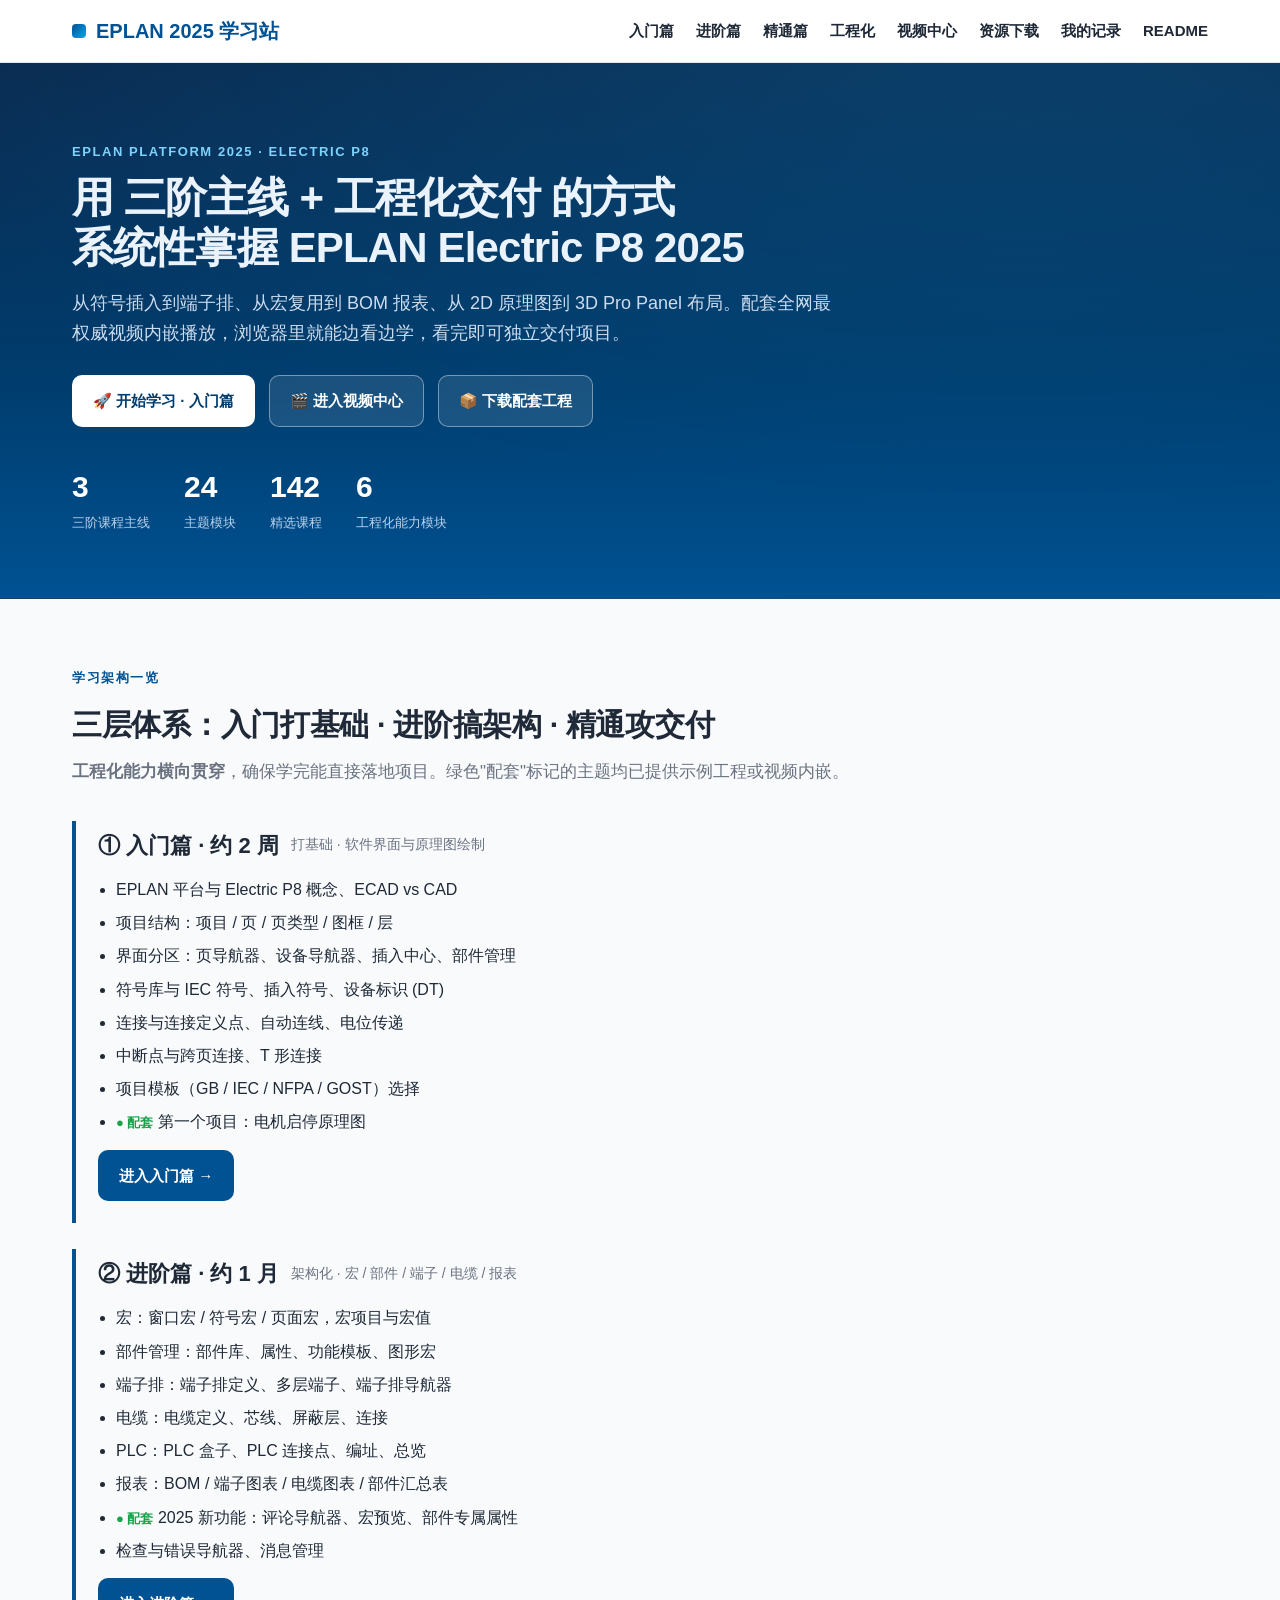
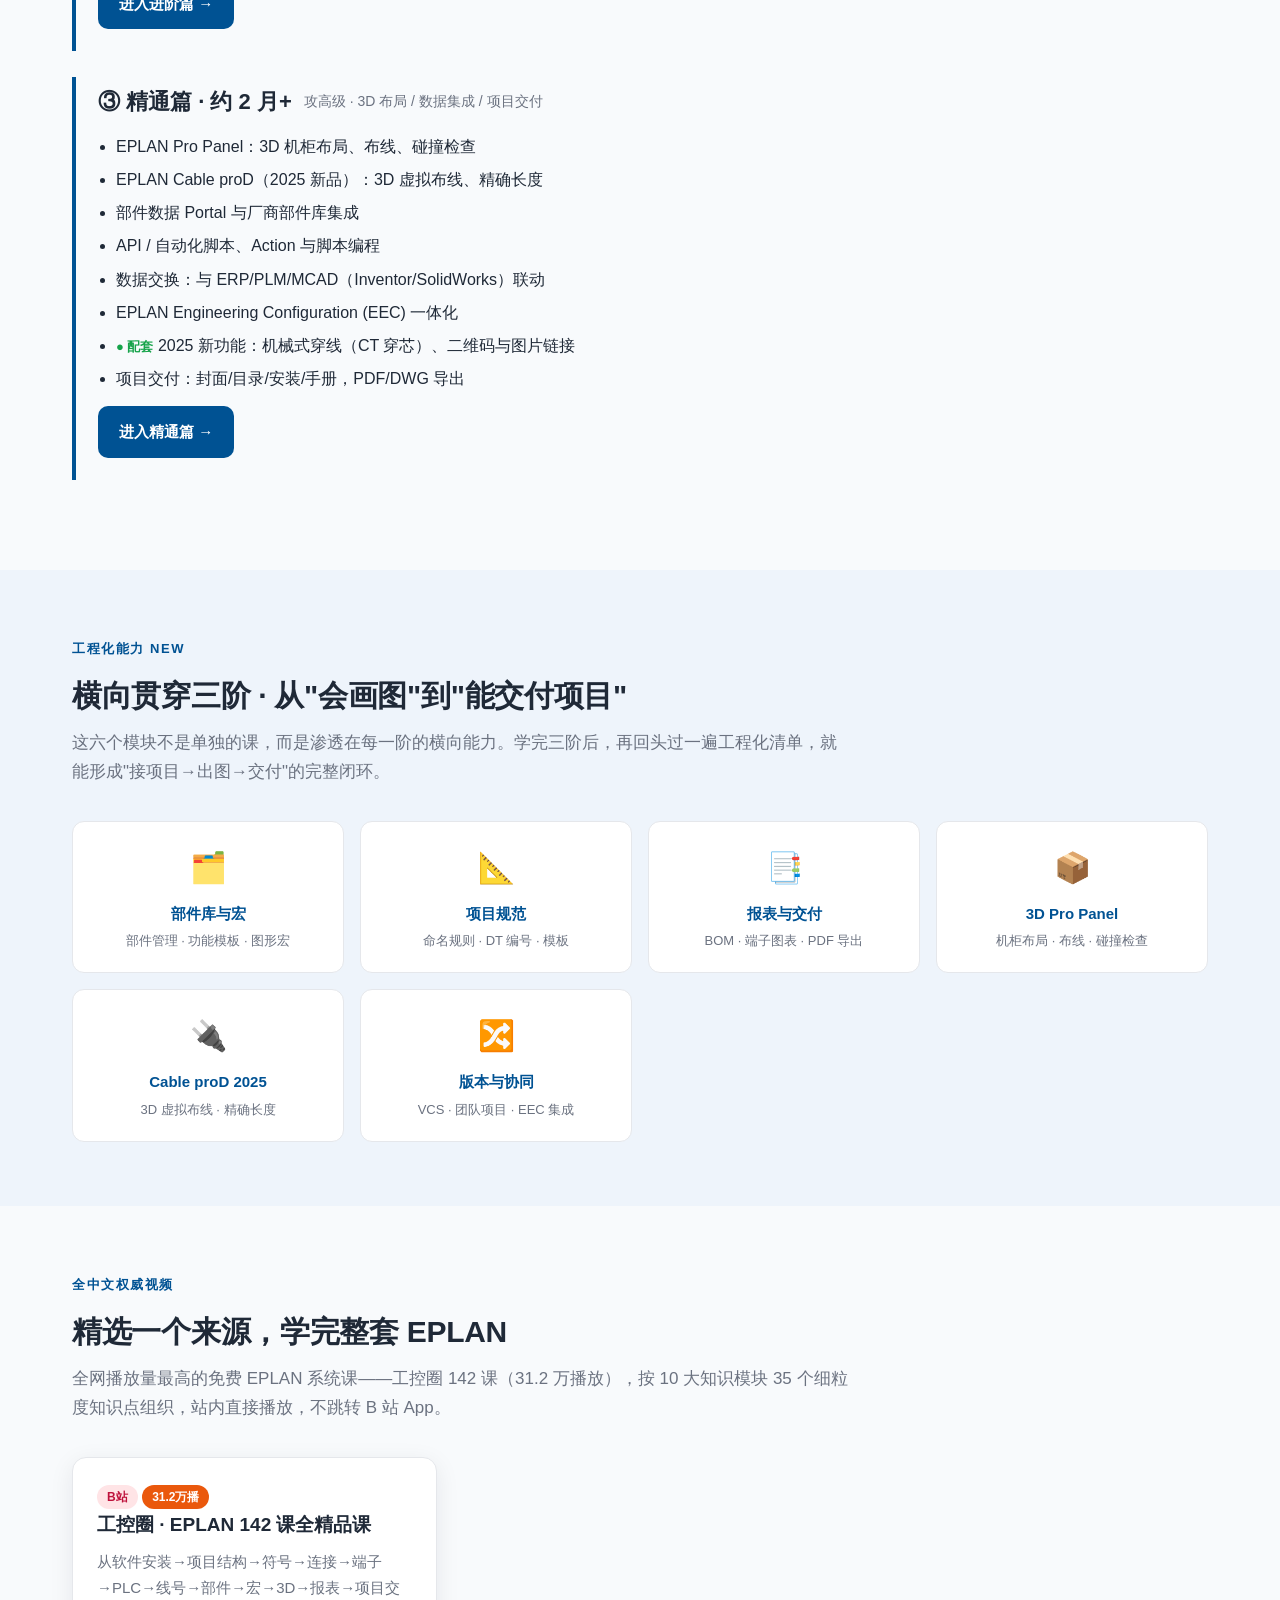
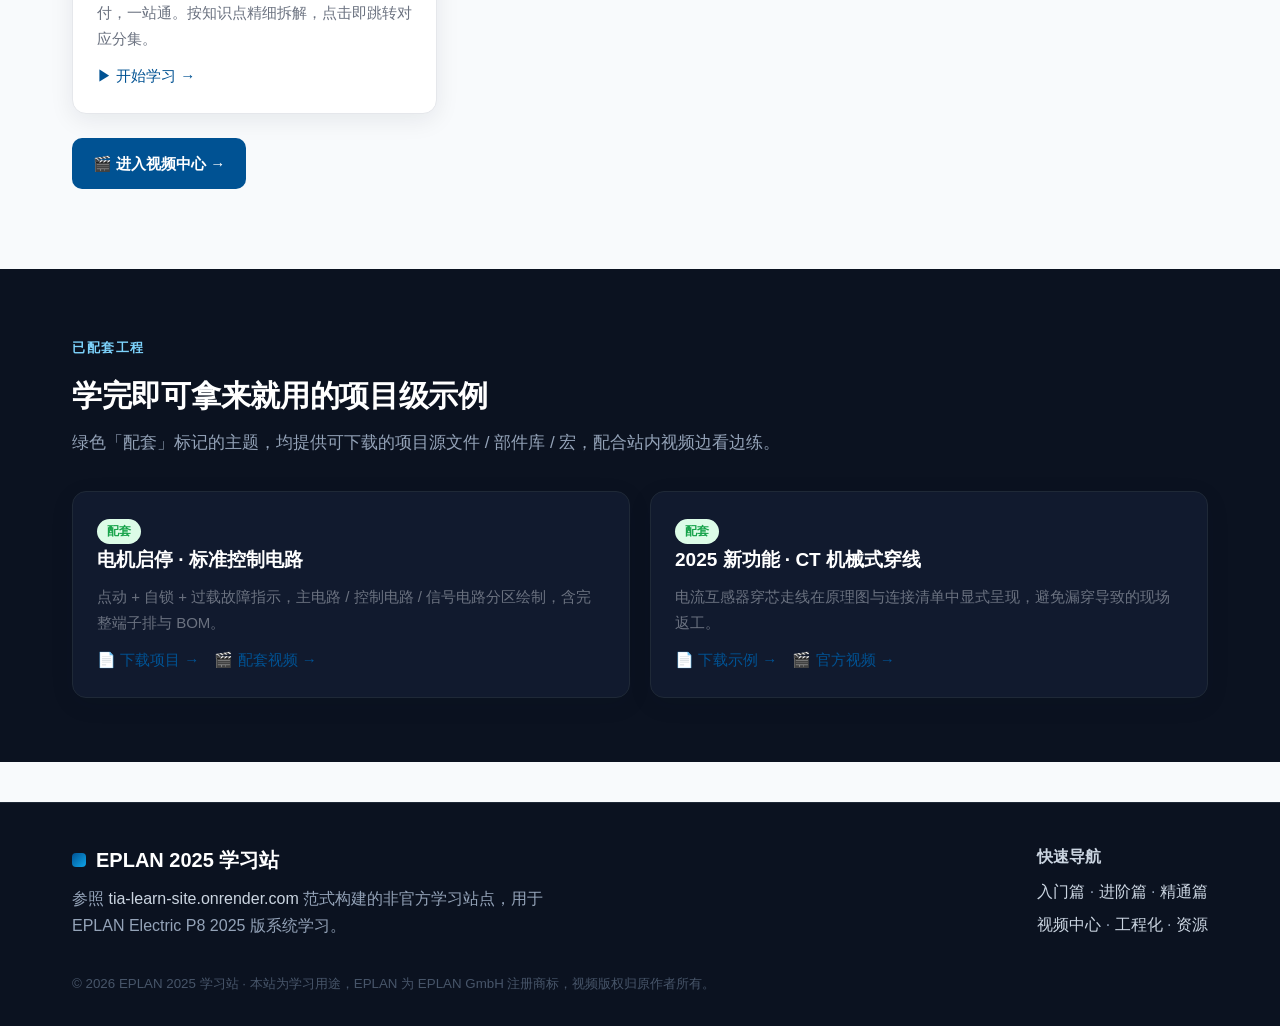
<file: index.html>
<!DOCTYPE html>
<html lang="zh-CN">
<head>
<meta charset="UTF-8">
<meta name="viewport" content="width=device-width, initial-scale=1.0">
<title>EPLAN 2025 学习站 · 三阶主线 + 工程化交付，系统掌握电气设计 ECAD</title>
<meta name="description" content="系统学习 EPLAN Electric P8 2025 版：入门 / 进阶 / 精通三阶主线，工程化能力横向贯穿，全网权威视频内嵌播放。">
<link rel="stylesheet" href="css/style.css">
</head>
<body>

<header class="nav">
  <div class="nav-inner">
    <a class="brand" href="index.html"><span class="dot"></span>EPLAN 2025 学习站</a>
    <nav class="nav-links">
      <a href="courses/beginner.html">入门篇</a>
      <a href="courses/intermediate.html">进阶篇</a>
      <a href="courses/advanced.html">精通篇</a>
      <a href="engineering/index.html">工程化</a>
      <a href="videos/index.html">视频中心</a>
      <a href="resources/index.html">资源下载</a>
      <a href="history.html">我的记录</a>
      <a href="https://github.com/lbl1988/EPLAN2025_Learn_Site#开发报告" target="_blank">README</a>
    </nav>
  </div>
</header>

<section class="hero">
  <div class="wrap">
    <span class="eyebrow" style="color:#7dd3fc">EPLAN Platform 2025 · Electric P8</span>
    <h1>用 三阶主线 + 工程化交付 的方式<br>系统性掌握 EPLAN Electric P8 2025</h1>
    <p>从符号插入到端子排、从宏复用到 BOM 报表、从 2D 原理图到 3D Pro Panel 布局。配套全网最权威视频内嵌播放，浏览器里就能边看边学，看完即可独立交付项目。</p>
    <div class="cta">
      <a class="btn btn-primary" href="courses/beginner.html">🚀 开始学习 · 入门篇</a>
      <a class="btn btn-ghost" href="videos/index.html">🎬 进入视频中心</a>
      <a class="btn btn-ghost" href="resources/index.html">📦 下载配套工程</a>
    </div>
    <div class="stats">
      <div><div class="num">3</div><div class="lbl">三阶课程主线</div></div>
      <div><div class="num">24</div><div class="lbl">主题模块</div></div>
      <div><div class="num">142</div><div class="lbl">精选课程</div></div>
      <div><div class="num">6</div><div class="lbl">工程化能力模块</div></div>
    </div>
  </div>
</section>

<main>

  <!-- 学习架构一览 -->
  <section class="section">
    <div class="wrap">
      <span class="eyebrow">学习架构一览</span>
      <h2>三层体系：入门打基础 · 进阶搞架构 · 精通攻交付</h2>
      <p class="lead"><strong>工程化能力横向贯穿</strong>，确保学完能直接落地项目。绿色"配套"标记的主题均已提供示例工程或视频内嵌。</p>

      <div class="stage">
        <div class="title"><h3>① 入门篇 · 约 2 周</h3><span class="meta">打基础 · 软件界面与原理图绘制</span></div>
        <ul>
          <li>EPLAN 平台与 Electric P8 概念、ECAD vs CAD</li>
          <li>项目结构：项目 / 页 / 页类型 / 图框 / 层</li>
          <li>界面分区：页导航器、设备导航器、插入中心、部件管理</li>
          <li>符号库与 IEC 符号、插入符号、设备标识 (DT)</li>
          <li>连接与连接定义点、自动连线、电位传递</li>
          <li>中断点与跨页连接、T 形连接</li>
          <li>项目模板（GB / IEC / NFPA / GOST）选择</li>
          <li><span class="配套-mark">● 配套</span> 第一个项目：电机启停原理图</li>
        </ul>
        <p style="margin-top:14px"><a class="btn btn-brand" href="courses/beginner.html">进入入门篇 →</a></p>
      </div>

      <div class="stage">
        <div class="title"><h3>② 进阶篇 · 约 1 月</h3><span class="meta">架构化 · 宏 / 部件 / 端子 / 电缆 / 报表</span></div>
        <ul>
          <li>宏：窗口宏 / 符号宏 / 页面宏，宏项目与宏值</li>
          <li>部件管理：部件库、属性、功能模板、图形宏</li>
          <li>端子排：端子排定义、多层端子、端子排导航器</li>
          <li>电缆：电缆定义、芯线、屏蔽层、连接</li>
          <li>PLC：PLC 盒子、PLC 连接点、编址、总览</li>
          <li>报表：BOM / 端子图表 / 电缆图表 / 部件汇总表</li>
          <li><span class="配套-mark">● 配套</span> 2025 新功能：评论导航器、宏预览、部件专属属性</li>
          <li>检查与错误导航器、消息管理</li>
        </ul>
        <p style="margin-top:14px"><a class="btn btn-brand" href="courses/intermediate.html">进入进阶篇 →</a></p>
      </div>

      <div class="stage">
        <div class="title"><h3>③ 精通篇 · 约 2 月+</h3><span class="meta">攻高级 · 3D 布局 / 数据集成 / 项目交付</span></div>
        <ul>
          <li>EPLAN Pro Panel：3D 机柜布局、布线、碰撞检查</li>
          <li>EPLAN Cable proD（2025 新品）：3D 虚拟布线、精确长度</li>
          <li>部件数据 Portal 与厂商部件库集成</li>
          <li>API / 自动化脚本、Action 与脚本编程</li>
          <li>数据交换：与 ERP/PLM/MCAD（Inventor/SolidWorks）联动</li>
          <li>EPLAN Engineering Configuration (EEC) 一体化</li>
          <li><span class="配套-mark">● 配套</span> 2025 新功能：机械式穿线（CT 穿芯）、二维码与图片链接</li>
          <li>项目交付：封面/目录/安装/手册，PDF/DWG 导出</li>
        </ul>
        <p style="margin-top:14px"><a class="btn btn-brand" href="courses/advanced.html">进入精通篇 →</a></p>
      </div>
    </div>
  </section>

  <!-- 工程化能力 -->
  <section class="section" style="background:#eef4fb">
    <div class="wrap">
      <span class="eyebrow">工程化能力 NEW</span>
      <h2>横向贯穿三阶 · 从"会画图"到"能交付项目"</h2>
      <p class="lead">这六个模块不是单独的课，而是渗透在每一阶的横向能力。学完三阶后，再回头过一遍工程化清单，就能形成"接项目→出图→交付"的完整闭环。</p>
      <div class="eng-grid">
        <a class="eng-card" href="engineering/index.html#parts">
          <div class="ico">🗂️</div>
          <h4>部件库与宏</h4>
          <p>部件管理 · 功能模板 · 图形宏</p>
        </a>
        <a class="eng-card" href="engineering/index.html#spec">
          <div class="ico">📐</div>
          <h4>项目规范</h4>
          <p>命名规则 · DT 编号 · 模板</p>
        </a>
        <a class="eng-card" href="engineering/index.html#report">
          <div class="ico">📑</div>
          <h4>报表与交付</h4>
          <p>BOM · 端子图表 · PDF 导出</p>
        </a>
        <a class="eng-card" href="engineering/index.html#propanel">
          <div class="ico">📦</div>
          <h4>3D Pro Panel</h4>
          <p>机柜布局 · 布线 · 碰撞检查</p>
        </a>
        <a class="eng-card" href="engineering/index.html#cable">
          <div class="ico">🔌</div>
          <h4>Cable proD 2025</h4>
          <p>3D 虚拟布线 · 精确长度</p>
        </a>
        <a class="eng-card" href="engineering/index.html#vcs">
          <div class="ico">🔀</div>
          <h4>版本与协同</h4>
          <p>VCS · 团队项目 · EEC 集成</p>
        </a>
      </div>
    </div>
  </section>

  <!-- 视频入口 -->
  <section class="section">
    <div class="wrap">
      <span class="eyebrow">全中文权威视频</span>
      <h2>精选一个来源，学完整套 EPLAN</h2>
      <p class="lead">全网播放量最高的免费 EPLAN 系统课——工控圈 142 课（31.2 万播放），按 10 大知识模块 35 个细粒度知识点组织，站内直接播放，不跳转 B 站 App。</p>
      <div class="grid g3">
        <div class="card">
          <span class="badge bili">B站</span>
          <span class="badge" style="background:#ea580c;color:#fff">31.2万播</span>
          <h3>工控圈 · EPLAN 142 课全精品课</h3>
          <p>从软件安装→项目结构→符号→连接→端子→PLC→线号→部件→宏→3D→报表→项目交付，一站通。按知识点精细拆解，点击即跳转对应分集。</p>
          <p style="margin-top:12px"><a href="videos/index.html#p1">▶ 开始学习 →</a></p>
        </div>
      </div>
      <p style="margin-top:24px"><a class="btn btn-brand" href="videos/index.html">🎬 进入视频中心 →</a></p>
    </div>
  </section>

  <!-- 已配套可交互工程 -->
  <section class="section" style="background:#0b1220;color:#e2e8f0">
    <div class="wrap">
      <span class="eyebrow" style="color:#7dd3fc">已配套工程</span>
      <h2 style="color:#fff">学完即可拿来就用的项目级示例</h2>
      <p class="lead" style="color:#94a3b8">绿色「配套」标记的主题，均提供可下载的项目源文件 / 部件库 / 宏，配合站内视频边看边练。</p>
      <div class="grid g2">
        <div class="card" style="background:#111a2e;border-color:#1f2937;color:#cbd5e1">
          <span class="badge 配套">配套</span>
          <h3 style="color:#fff">电机启停 · 标准控制电路</h3>
          <p>点动 + 自锁 + 过载故障指示，主电路 / 控制电路 / 信号电路分区绘制，含完整端子排与 BOM。</p>
          <p style="margin-top:12px"><a href="resources/index.html#motor">📄 下载项目 →</a>　<a href="videos/index.html#p6">🎬 配套视频 →</a></p>
        </div>
        <div class="card" style="background:#111a2e;border-color:#1f2937;color:#cbd5e1">
          <span class="badge 配套">配套</span>
          <h3 style="color:#fff">2025 新功能 · CT 机械式穿线</h3>
          <p>电流互感器穿芯走线在原理图与连接清单中显式呈现，避免漏穿导致的现场返工。</p>
          <p style="margin-top:12px"><a href="resources/index.html#ct">📄 下载示例 →</a>　<a href="videos/index.html#p5">🎬 官方视频 →</a></p>
        </div>
      </div>
    </div>
  </section>

</main>

<footer class="footer">
  <div class="wrap">
    <div>
      <a class="brand" href="index.html" style="color:#fff"><span class="dot"></span>EPLAN 2025 学习站</a>
      <p style="margin-top:8px;max-width:520px">参照 <a href="https://tia-learn-site.onrender.com/" target="_blank">tia-learn-site.onrender.com</a> 范式构建的非官方学习站点，用于 EPLAN Electric P8 2025 版系统学习。</p>
    </div>
    <div>
      <p style="margin:0 0 8px;font-weight:700;color:#cbd5e1">快速导航</p>
      <p style="margin:0"><a href="courses/beginner.html">入门篇</a> · <a href="courses/intermediate.html">进阶篇</a> · <a href="courses/advanced.html">精通篇</a></p>
      <p style="margin:6px 0 0"><a href="videos/index.html">视频中心</a> · <a href="engineering/index.html">工程化</a> · <a href="resources/index.html">资源</a></p>
    </div>
  </div>
  <div class="wrap"><small>© 2026 EPLAN 2025 学习站 · 本站为学习用途，EPLAN 为 EPLAN GmbH 注册商标，视频版权归原作者所有。</small></div>
</footer>

<script src="js/history.js"></script>
<script>EplanHistory.autoBrowse()</script>
</body>
</html>
</file>
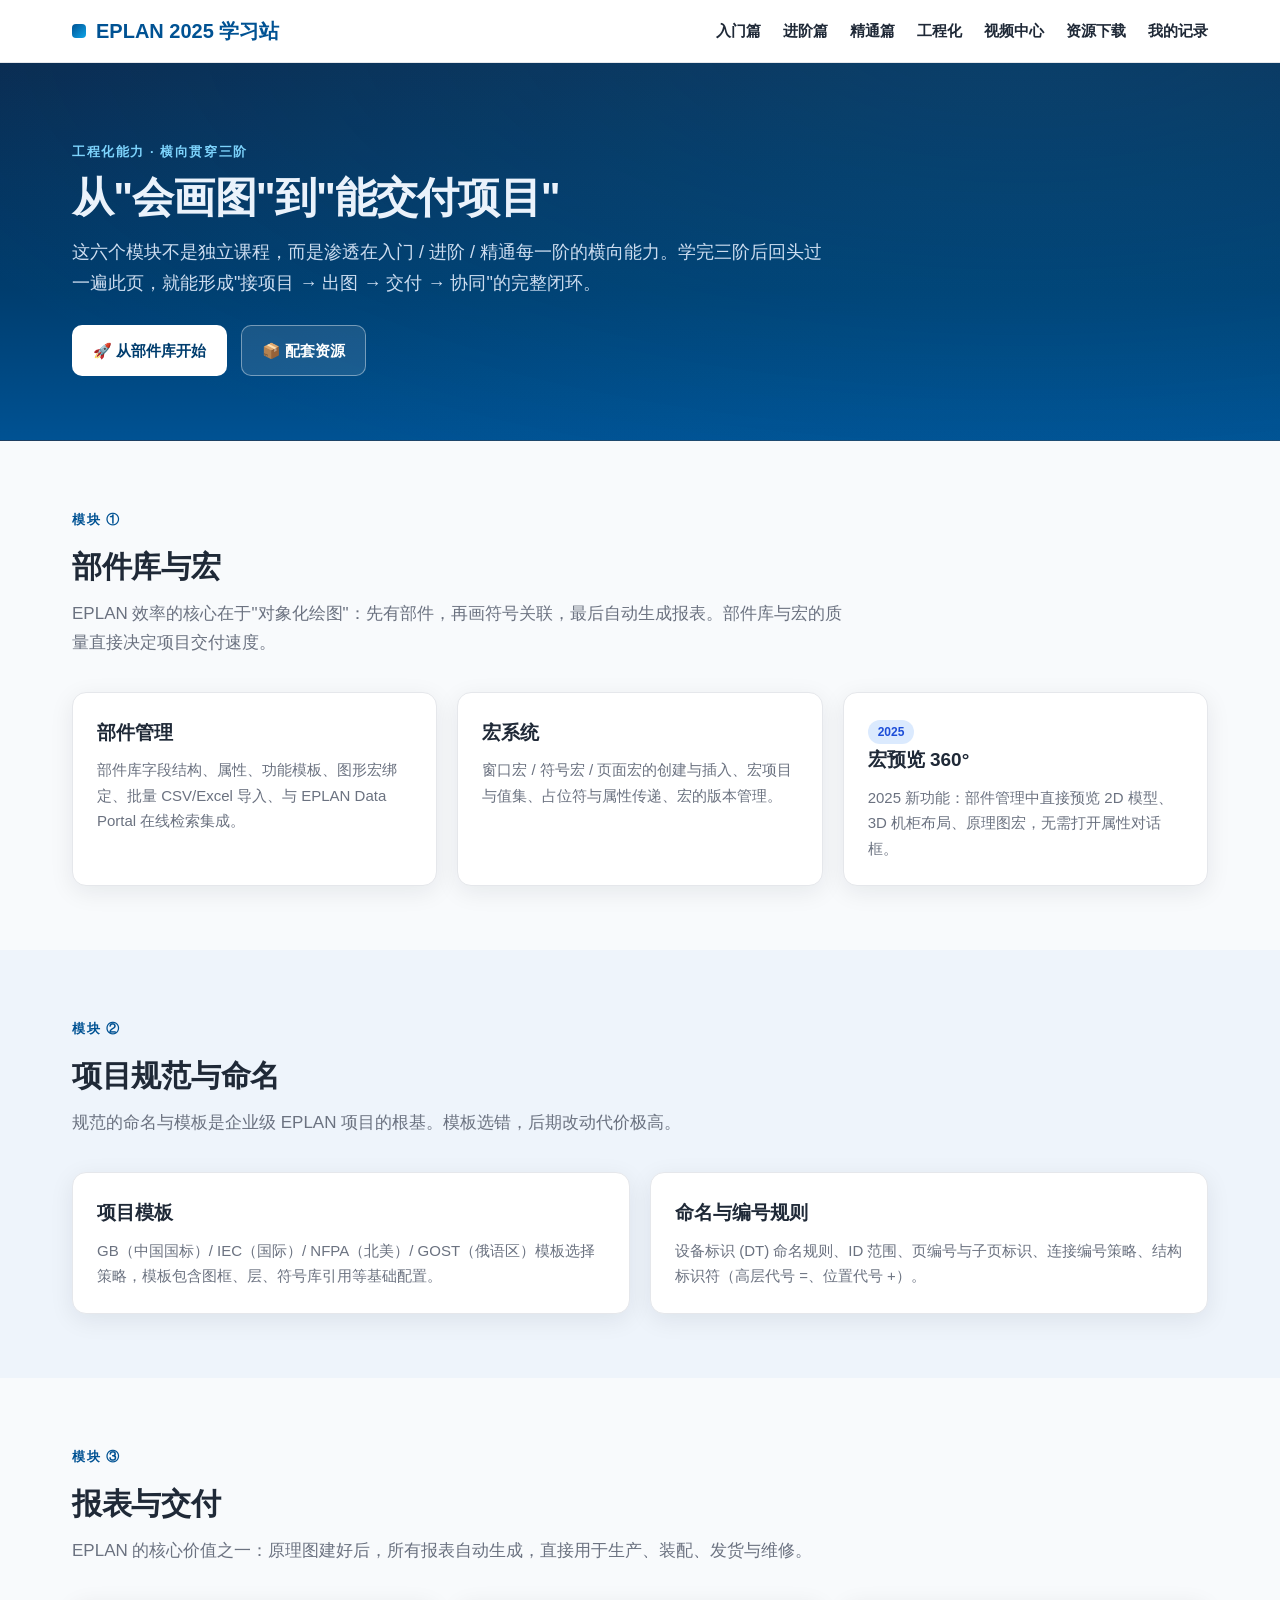
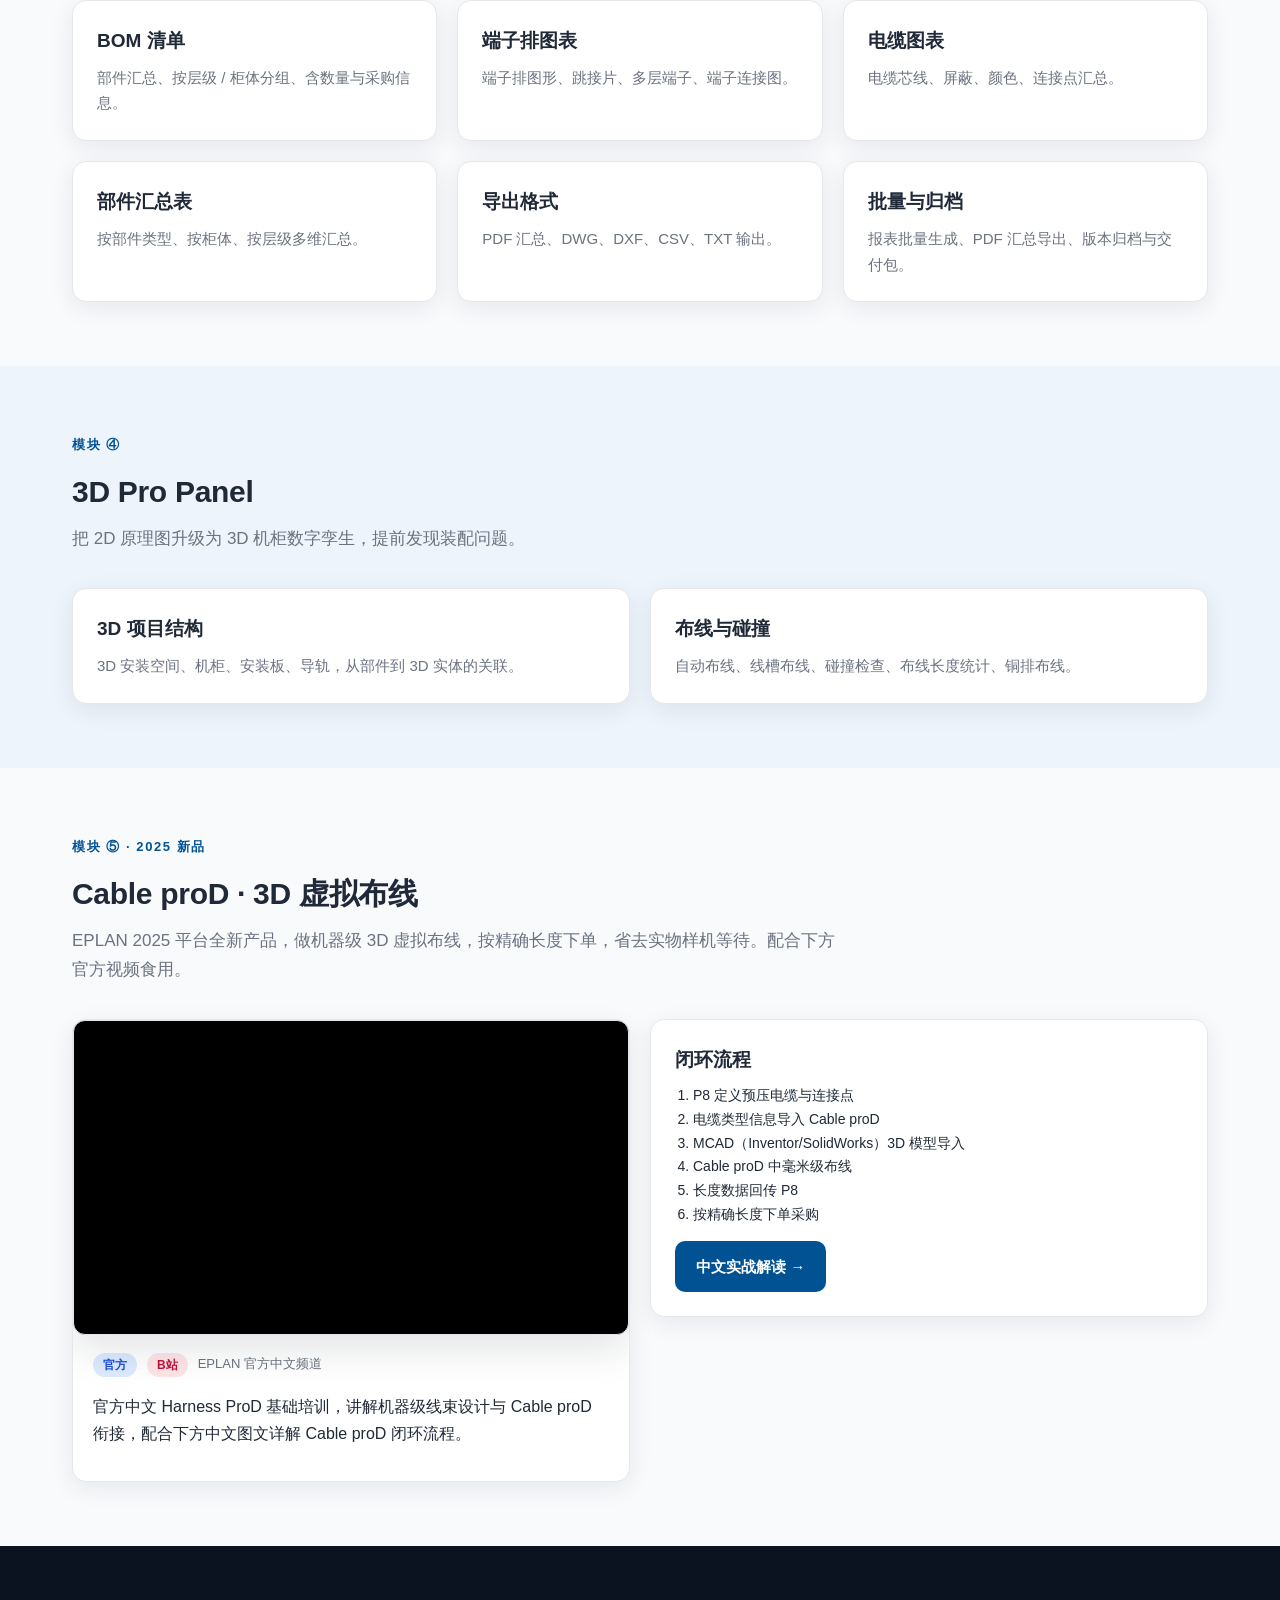
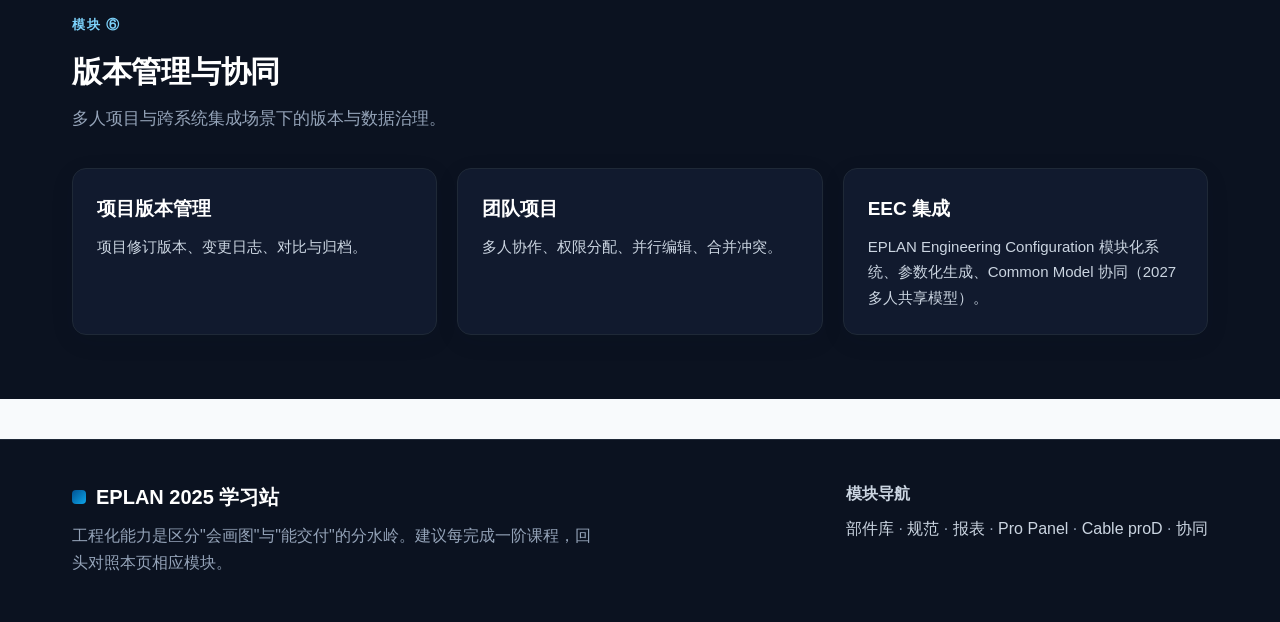
<file: engineering/index.html>
<!DOCTYPE html>
<html lang="zh-CN">
<head>
<meta charset="UTF-8">
<meta name="viewport" content="width=device-width, initial-scale=1.0">
<title>工程化能力 · EPLAN 2025 学习站</title>
<link rel="stylesheet" href="../css/style.css">
</head>
<body>

<header class="nav">
  <div class="nav-inner">
    <a class="brand" href="../index.html"><span class="dot"></span>EPLAN 2025 学习站</a>
    <nav class="nav-links">
      <a href="../courses/beginner.html">入门篇</a>
      <a href="../courses/intermediate.html">进阶篇</a>
      <a href="../courses/advanced.html">精通篇</a>
      <a href="index.html">工程化</a>
      <a href="../videos/index.html">视频中心</a>
      <a href="../resources/index.html">资源下载</a>
      <a href="../history.html">我的记录</a>
    </nav>
  </div>
</header>

<section class="hero">
  <div class="wrap">
    <span class="eyebrow" style="color:#7dd3fc">工程化能力 · 横向贯穿三阶</span>
    <h1>从"会画图"到"能交付项目"</h1>
    <p>这六个模块不是独立课程，而是渗透在入门 / 进阶 / 精通每一阶的横向能力。学完三阶后回头过一遍此页，就能形成"接项目 → 出图 → 交付 → 协同"的完整闭环。</p>
    <div class="cta">
      <a class="btn btn-primary" href="#parts">🚀 从部件库开始</a>
      <a class="btn btn-ghost" href="../resources/index.html">📦 配套资源</a>
    </div>
  </div>
</section>

<main>

  <section class="section" id="parts">
    <div class="wrap">
      <span class="eyebrow">模块 ①</span>
      <h2>部件库与宏</h2>
      <p class="lead">EPLAN 效率的核心在于"对象化绘图"：先有部件，再画符号关联，最后自动生成报表。部件库与宏的质量直接决定项目交付速度。</p>
      <div class="grid g3">
        <div class="card">
          <h3>部件管理</h3>
          <p>部件库字段结构、属性、功能模板、图形宏绑定、批量 CSV/Excel 导入、与 EPLAN Data Portal 在线检索集成。</p>
        </div>
        <div class="card">
          <h3>宏系统</h3>
          <p>窗口宏 / 符号宏 / 页面宏的创建与插入、宏项目与值集、占位符与属性传递、宏的版本管理。</p>
        </div>
        <div class="card">
          <span class="badge official">2025</span>
          <h3>宏预览 360°</h3>
          <p>2025 新功能：部件管理中直接预览 2D 模型、3D 机柜布局、原理图宏，无需打开属性对话框。</p>
        </div>
      </div>
    </div>
  </section>

  <section class="section" id="spec" style="background:#eef4fb">
    <div class="wrap">
      <span class="eyebrow">模块 ②</span>
      <h2>项目规范与命名</h2>
      <p class="lead">规范的命名与模板是企业级 EPLAN 项目的根基。模板选错，后期改动代价极高。</p>
      <div class="grid g2">
        <div class="card">
          <h3>项目模板</h3>
          <p>GB（中国国标）/ IEC（国际）/ NFPA（北美）/ GOST（俄语区）模板选择策略，模板包含图框、层、符号库引用等基础配置。</p>
        </div>
        <div class="card">
          <h3>命名与编号规则</h3>
          <p>设备标识 (DT) 命名规则、ID 范围、页编号与子页标识、连接编号策略、结构标识符（高层代号 =、位置代号 +）。</p>
        </div>
      </div>
    </div>
  </section>

  <section class="section" id="report">
    <div class="wrap">
      <span class="eyebrow">模块 ③</span>
      <h2>报表与交付</h2>
      <p class="lead">EPLAN 的核心价值之一：原理图建好后，所有报表自动生成，直接用于生产、装配、发货与维修。</p>
      <div class="grid g3">
        <div class="card"><h3>BOM 清单</h3><p>部件汇总、按层级 / 柜体分组、含数量与采购信息。</p></div>
        <div class="card"><h3>端子排图表</h3><p>端子排图形、跳接片、多层端子、端子连接图。</p></div>
        <div class="card"><h3>电缆图表</h3><p>电缆芯线、屏蔽、颜色、连接点汇总。</p></div>
        <div class="card"><h3>部件汇总表</h3><p>按部件类型、按柜体、按层级多维汇总。</p></div>
        <div class="card"><h3>导出格式</h3><p>PDF 汇总、DWG、DXF、CSV、TXT 输出。</p></div>
        <div class="card"><h3>批量与归档</h3><p>报表批量生成、PDF 汇总导出、版本归档与交付包。</p></div>
      </div>
    </div>
  </section>

  <section class="section" id="propanel" style="background:#eef4fb">
    <div class="wrap">
      <span class="eyebrow">模块 ④</span>
      <h2>3D Pro Panel</h2>
      <p class="lead">把 2D 原理图升级为 3D 机柜数字孪生，提前发现装配问题。</p>
      <div class="grid g2">
        <div class="card"><h3>3D 项目结构</h3><p>3D 安装空间、机柜、安装板、导轨，从部件到 3D 实体的关联。</p></div>
        <div class="card"><h3>布线与碰撞</h3><p>自动布线、线槽布线、碰撞检查、布线长度统计、铜排布线。</p></div>
      </div>
    </div>
  </section>

  <section class="section" id="cable">
    <div class="wrap">
      <span class="eyebrow">模块 ⑤ · 2025 新品</span>
      <h2>Cable proD · 3D 虚拟布线</h2>
      <p class="lead">EPLAN 2025 平台全新产品，做机器级 3D 虚拟布线，按精确长度下单，省去实物样机等待。配合下方官方视频食用。</p>
      <div class="grid g2" style="grid-template-columns:1fr 1fr;align-items:start">
        <div class="video-card">
          <div class="video-frame">
            <iframe src="//player.bilibili.com/player.html?bvid=BV1KV411n71M&page=1&high_quality=1&danmaku=0&autoplay=0&muted=0"
              title="EPLAN Harness ProD 基础培训（官方中文）"
              allow="fullscreen; encrypted-media; autoplay; picture-in-picture"
              allowfullscreen
              scrolling="no"></iframe>
          </div>
          <div class="body">
            <div class="meta">
              <span class="badge official">官方</span>
              <span class="badge bili">B站</span>
              <span>EPLAN 官方中文频道</span>
            </div>
            <p>官方中文 Harness ProD 基础培训，讲解机器级线束设计与 Cable proD 衔接，配合下方中文图文详解 Cable proD 闭环流程。</p>
          </div>
        </div>
        <div class="card">
          <h3>闭环流程</h3>
          <ol style="margin:8px 0 0;padding-left:18px;font-size:14px">
            <li>P8 定义预压电缆与连接点</li>
            <li>电缆类型信息导入 Cable proD</li>
            <li>MCAD（Inventor/SolidWorks）3D 模型导入</li>
            <li>Cable proD 中毫米级布线</li>
            <li>长度数据回传 P8</li>
            <li>按精确长度下单采购</li>
          </ol>
          <p style="margin-top:14px"><a class="btn btn-brand" href="https://www.zincs.com.cn/dianqishejixinbiaoganeplan2025/" target="_blank">中文实战解读 →</a></p>
        </div>
      </div>
    </div>
  </section>

  <section class="section" id="vcs" style="background:#0b1220;color:#e2e8f0">
    <div class="wrap">
      <span class="eyebrow" style="color:#7dd3fc">模块 ⑥</span>
      <h2 style="color:#fff">版本管理与协同</h2>
      <p class="lead" style="color:#94a3b8">多人项目与跨系统集成场景下的版本与数据治理。</p>
      <div class="grid g3">
        <div class="card" style="background:#111a2e;border-color:#1f2937"><h3 style="color:#fff">项目版本管理</h3><p style="color:#cbd5e1">项目修订版本、变更日志、对比与归档。</p></div>
        <div class="card" style="background:#111a2e;border-color:#1f2937"><h3 style="color:#fff">团队项目</h3><p style="color:#cbd5e1">多人协作、权限分配、并行编辑、合并冲突。</p></div>
        <div class="card" style="background:#111a2e;border-color:#1f2937"><h3 style="color:#fff">EEC 集成</h3><p style="color:#cbd5e1">EPLAN Engineering Configuration 模块化系统、参数化生成、Common Model 协同（2027 多人共享模型）。</p></div>
      </div>
    </div>
  </section>

</main>

<footer class="footer">
  <div class="wrap">
    <div>
      <a class="brand" href="../index.html" style="color:#fff"><span class="dot"></span>EPLAN 2025 学习站</a>
      <p style="margin-top:8px;max-width:520px">工程化能力是区分"会画图"与"能交付"的分水岭。建议每完成一阶课程，回头对照本页相应模块。</p>
    </div>
    <div>
      <p style="margin:0 0 8px;font-weight:700;color:#cbd5e1">模块导航</p>
      <p style="margin:0"><a href="#parts">部件库</a> · <a href="#spec">规范</a> · <a href="#report">报表</a> · <a href="#propanel">Pro Panel</a> · <a href="#cable">Cable proD</a> · <a href="#vcs">协同</a></p>
    </div>
  </div>
</footer>

<script src="../js/history.js"></script>
<script>EplanHistory.autoBrowse()</script>
</body>
</html>
</file>
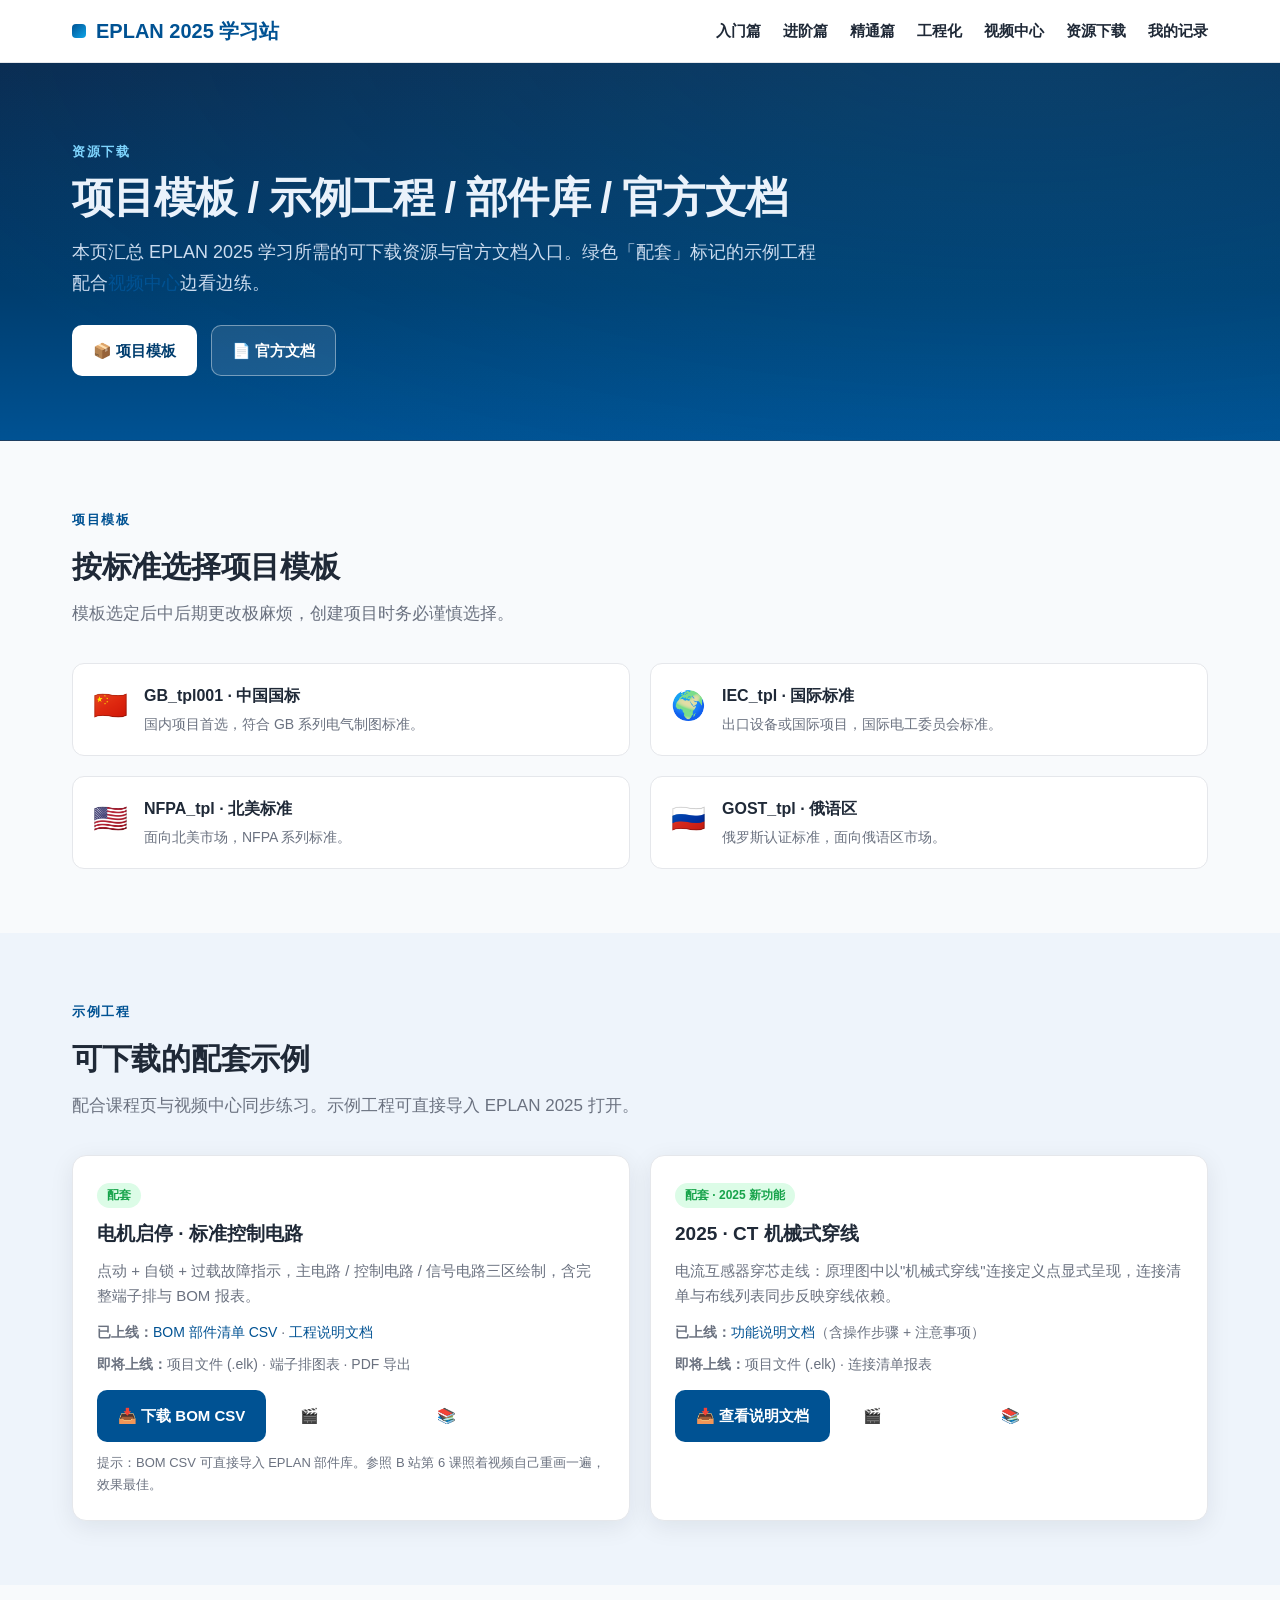
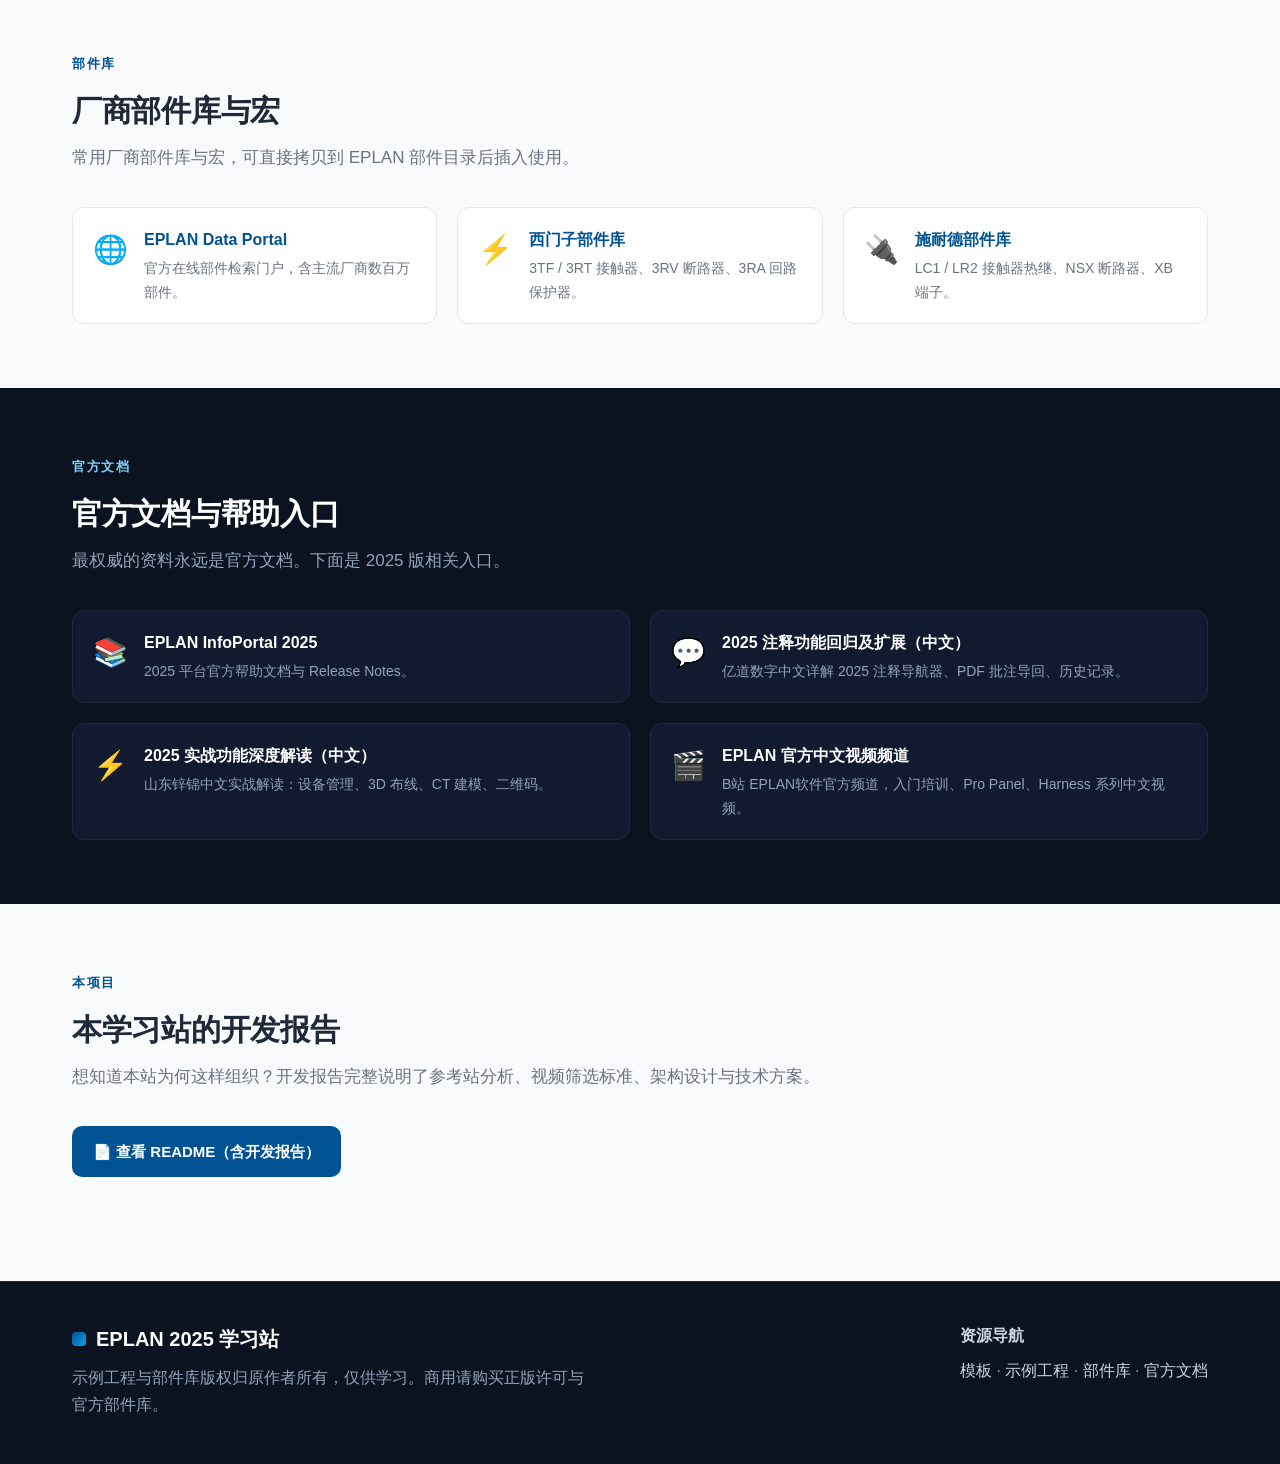
<file: resources/index.html>
<!DOCTYPE html>
<html lang="zh-CN">
<head>
<meta charset="UTF-8">
<meta name="viewport" content="width=device-width, initial-scale=1.0">
<title>资源下载 · EPLAN 2025 学习站</title>
<link rel="stylesheet" href="../css/style.css">
</head>
<body>

<header class="nav">
  <div class="nav-inner">
    <a class="brand" href="../index.html"><span class="dot"></span>EPLAN 2025 学习站</a>
    <nav class="nav-links">
      <a href="../courses/beginner.html">入门篇</a>
      <a href="../courses/intermediate.html">进阶篇</a>
      <a href="../courses/advanced.html">精通篇</a>
      <a href="../engineering/index.html">工程化</a>
      <a href="../videos/index.html">视频中心</a>
      <a href="index.html">资源下载</a>
      <a href="../history.html">我的记录</a>
    </nav>
  </div>
</header>

<section class="hero">
  <div class="wrap">
    <span class="eyebrow" style="color:#7dd3fc">资源下载</span>
    <h1>项目模板 / 示例工程 / 部件库 / 官方文档</h1>
    <p>本页汇总 EPLAN 2025 学习所需的可下载资源与官方文档入口。绿色「配套」标记的示例工程配合<a href="../videos/index.html">视频中心</a>边看边练。</p>
    <div class="cta">
      <a class="btn btn-primary" href="#templates">📦 项目模板</a>
      <a class="btn btn-ghost" href="#docs">📄 官方文档</a>
    </div>
  </div>
</section>

<main>

  <section class="section" id="templates">
    <div class="wrap">
      <span class="eyebrow">项目模板</span>
      <h2>按标准选择项目模板</h2>
      <p class="lead">模板选定后中后期更改极麻烦，创建项目时务必谨慎选择。</p>
      <div class="grid g2">
        <div class="link-card"><span class="ico">🇨🇳</span><div><h4>GB_tpl001 · 中国国标</h4><p>国内项目首选，符合 GB 系列电气制图标准。</p></div></div>
        <div class="link-card"><span class="ico">🌍</span><div><h4>IEC_tpl · 国际标准</h4><p>出口设备或国际项目，国际电工委员会标准。</p></div></div>
        <div class="link-card"><span class="ico">🇺🇸</span><div><h4>NFPA_tpl · 北美标准</h4><p>面向北美市场，NFPA 系列标准。</p></div></div>
        <div class="link-card"><span class="ico">🇷🇺</span><div><h4>GOST_tpl · 俄语区</h4><p>俄罗斯认证标准，面向俄语区市场。</p></div></div>
      </div>
    </div>
  </section>

  <section class="section" id="projects" style="background:#eef4fb">
    <div class="wrap">
      <span class="eyebrow">示例工程</span>
      <h2>可下载的配套示例</h2>
      <p class="lead">配合课程页与视频中心同步练习。示例工程可直接导入 EPLAN 2025 打开。</p>
      <div class="grid g2">

        <div class="card" id="motor">
          <span class="tag">配套</span>
          <h3>电机启停 · 标准控制电路</h3>
          <p>点动 + 自锁 + 过载故障指示，主电路 / 控制电路 / 信号电路三区绘制，含完整端子排与 BOM 报表。</p>
          <p style="margin-top:12px;font-size:14px"><strong>已上线：</strong><a href="https://github.com/lbl1988/EPLAN2025_Learn_Site/tree/main/downloads/motor-start-stop/parts-list.csv" target="_blank">BOM 部件清单 CSV</a> · <a href="https://github.com/lbl1988/EPLAN2025_Learn_Site/tree/main/downloads/motor-start-stop" target="_blank">工程说明文档</a></p>
          <p style="margin-top:8px;font-size:14px"><strong>即将上线：</strong>项目文件 (.elk) · 端子排图表 · PDF 导出</p>
          <p style="margin-top:14px">
            <a class="btn btn-brand" href="https://github.com/lbl1988/EPLAN2025_Learn_Site/raw/main/downloads/motor-start-stop/parts-list.csv" target="_blank">📥 下载 BOM CSV</a>
            <a class="btn btn-ghost" href="../videos/index.html#p2" style="margin-left:8px">🎬 配套视频</a>
            <a class="btn btn-ghost" href="../courses/beginner.html#topics" style="margin-left:8px">📚 入门篇主题 8</a>
          </p>
          <p style="margin-top:10px;font-size:13px;color:var(--muted)">提示：BOM CSV 可直接导入 EPLAN 部件库。参照 B 站第 6 课照着视频自己重画一遍，效果最佳。</p>
        </div>

        <div class="card" id="ct">
          <span class="tag">配套 · 2025 新功能</span>
          <h3>2025 · CT 机械式穿线</h3>
          <p>电流互感器穿芯走线：原理图中以"机械式穿线"连接定义点显式呈现，连接清单与布线列表同步反映穿线依赖。</p>
          <p style="margin-top:12px;font-size:14px"><strong>已上线：</strong><a href="https://github.com/lbl1988/EPLAN2025_Learn_Site/tree/main/downloads/ct-threading" target="_blank">功能说明文档</a>（含操作步骤 + 注意事项）</p>
          <p style="margin-top:8px;font-size:14px"><strong>即将上线：</strong>项目文件 (.elk) · 连接清单报表</p>
          <p style="margin-top:14px">
            <a class="btn btn-brand" href="https://github.com/lbl1988/EPLAN2025_Learn_Site/tree/main/downloads/ct-threading" target="_blank">📥 查看说明文档</a>
            <a class="btn btn-ghost" href="../videos/index.html#p1" style="margin-left:8px">🎬 官方视频</a>
            <a class="btn btn-ghost" href="../courses/advanced.html#topics" style="margin-left:8px">📚 精通篇主题 7</a>
          </p>
        </div>

      </div>
    </div>
  </section>

  <section class="section" id="parts-lib">
    <div class="wrap">
      <span class="eyebrow">部件库</span>
      <h2>厂商部件库与宏</h2>
      <p class="lead">常用厂商部件库与宏，可直接拷贝到 EPLAN 部件目录后插入使用。</p>
      <div class="grid g3">
        <a class="link-card" href="https://www.eplan-data-portal.com/" target="_blank"><span class="ico">🌐</span><div><h4>EPLAN Data Portal</h4><p>官方在线部件检索门户，含主流厂商数百万部件。</p></div></a>
        <a class="link-card" href="https://new.siemens.com/" target="_blank"><span class="ico">⚡</span><div><h4>西门子部件库</h4><p>3TF / 3RT 接触器、3RV 断路器、3RA 回路保护器。</p></div></a>
        <a class="link-card" href="https://www.se.com/sg/en/" target="_blank"><span class="ico">🔌</span><div><h4>施耐德部件库</h4><p>LC1 / LR2 接触器热继、NSX 断路器、XB 端子。</p></div></a>
      </div>
    </div>
  </section>

  <section class="section" id="docs" style="background:#0b1220;color:#e2e8f0">
    <div class="wrap">
      <span class="eyebrow" style="color:#7dd3fc">官方文档</span>
      <h2 style="color:#fff">官方文档与帮助入口</h2>
      <p class="lead" style="color:#94a3b8">最权威的资料永远是官方文档。下面是 2025 版相关入口。</p>
      <div class="grid g2">
        <a class="link-card" style="background:#111a2e;border-color:#1f2937" href="https://eplan.help/en-us/infoportal/content/Plattform/2025/Content/htm/eplan_help.htm" target="_blank"><span class="ico">📚</span><div><h4 style="color:#fff">EPLAN InfoPortal 2025</h4><p style="color:#94a3b8">2025 平台官方帮助文档与 Release Notes。</p></div></a>
        <a class="link-card" style="background:#111a2e;border-color:#1f2937" href="https://www.emdoor.cn/res/view/id/1630.html" target="_blank"><span class="ico">💬</span><div><h4 style="color:#fff">2025 注释功能回归及扩展（中文）</h4><p style="color:#94a3b8">亿道数字中文详解 2025 注释导航器、PDF 批注导回、历史记录。</p></div></a>
        <a class="link-card" style="background:#111a2e;border-color:#1f2937" href="https://www.zincs.com.cn/dianqishejixinbiaoganeplan2025/" target="_blank"><span class="ico">⚡</span><div><h4 style="color:#fff">2025 实战功能深度解读（中文）</h4><p style="color:#94a3b8">山东锌锦中文实战解读：设备管理、3D 布线、CT 建模、二维码。</p></div></a>
        <a class="link-card" style="background:#111a2e;border-color:#1f2937" href="https://space.bilibili.com/506353318" target="_blank"><span class="ico">🎬</span><div><h4 style="color:#fff">EPLAN 官方中文视频频道</h4><p style="color:#94a3b8">B站 EPLAN软件官方频道，入门培训、Pro Panel、Harness 系列中文视频。</p></div></a>
      </div>
    </div>
  </section>

  <section class="section" id="dev-report">
    <div class="wrap">
      <span class="eyebrow">本项目</span>
      <h2>本学习站的开发报告</h2>
      <p class="lead">想知道本站为何这样组织？开发报告完整说明了参考站分析、视频筛选标准、架构设计与技术方案。</p>
      <a class="btn btn-brand" href="https://github.com/lbl1988/EPLAN2025_Learn_Site#开发报告" target="_blank">📄 查看 README（含开发报告）</a>
    </div>
  </section>

</main>

<footer class="footer">
  <div class="wrap">
    <div>
      <a class="brand" href="../index.html" style="color:#fff"><span class="dot"></span>EPLAN 2025 学习站</a>
      <p style="margin-top:8px;max-width:520px">示例工程与部件库版权归原作者所有，仅供学习。商用请购买正版许可与官方部件库。</p>
    </div>
    <div>
      <p style="margin:0 0 8px;font-weight:700;color:#cbd5e1">资源导航</p>
      <p style="margin:0"><a href="#templates">模板</a> · <a href="#projects">示例工程</a> · <a href="#parts-lib">部件库</a> · <a href="#docs">官方文档</a></p>
    </div>
  </div>
</footer>

<script src="../js/history.js"></script>
<script>EplanHistory.autoBrowse()</script>
</body>
</html>
</file>
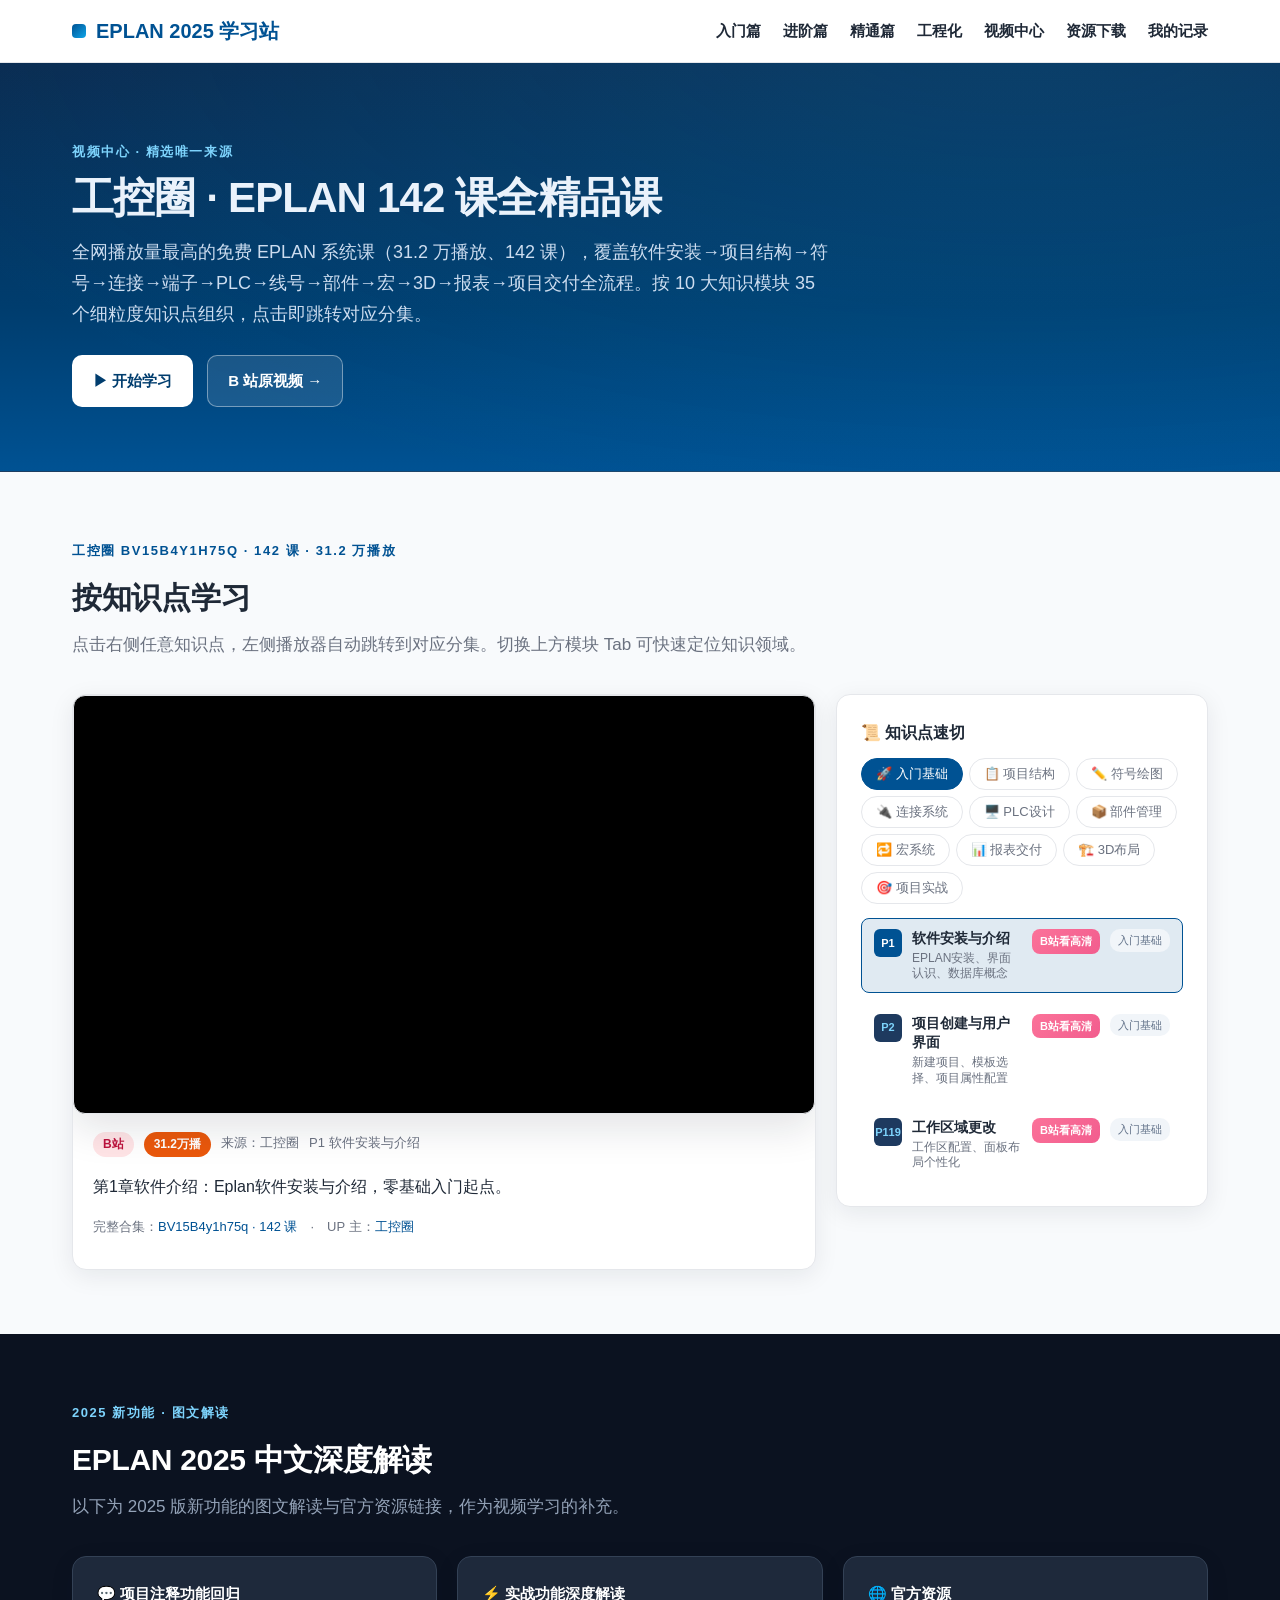
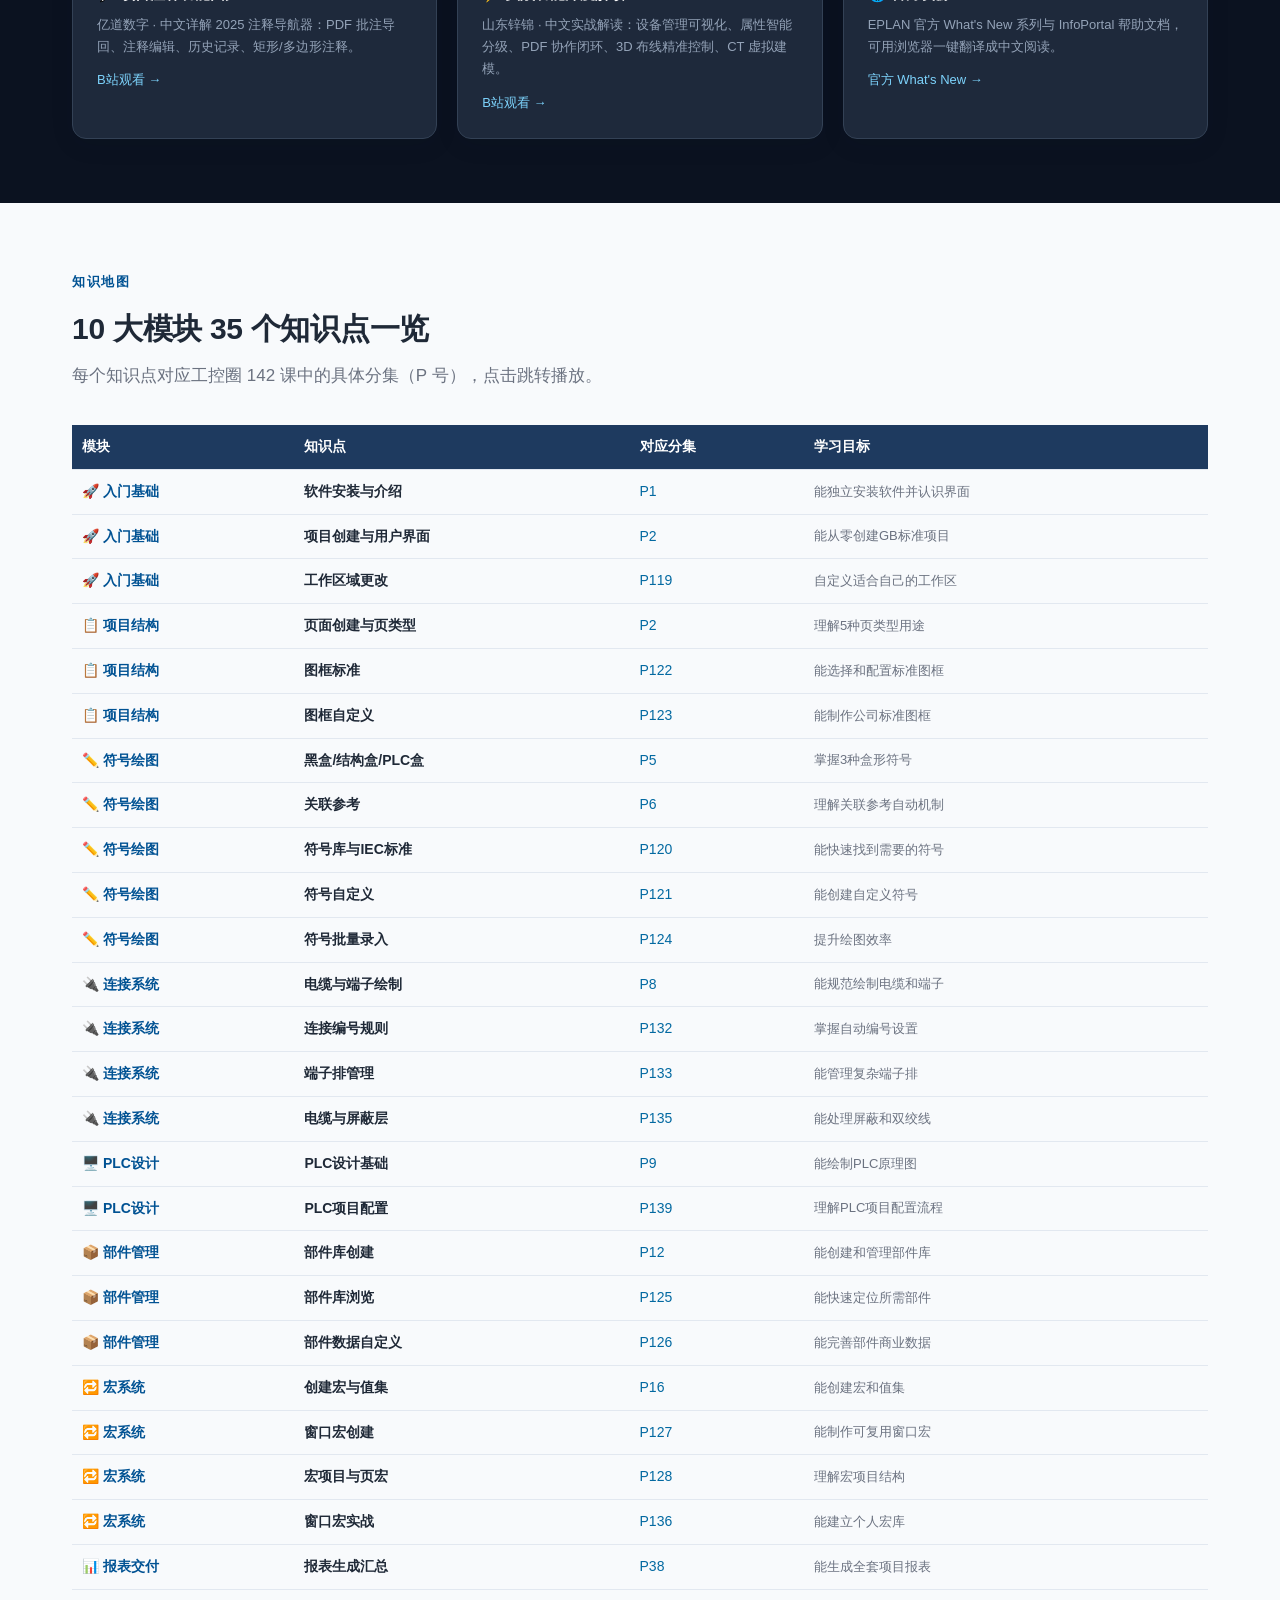
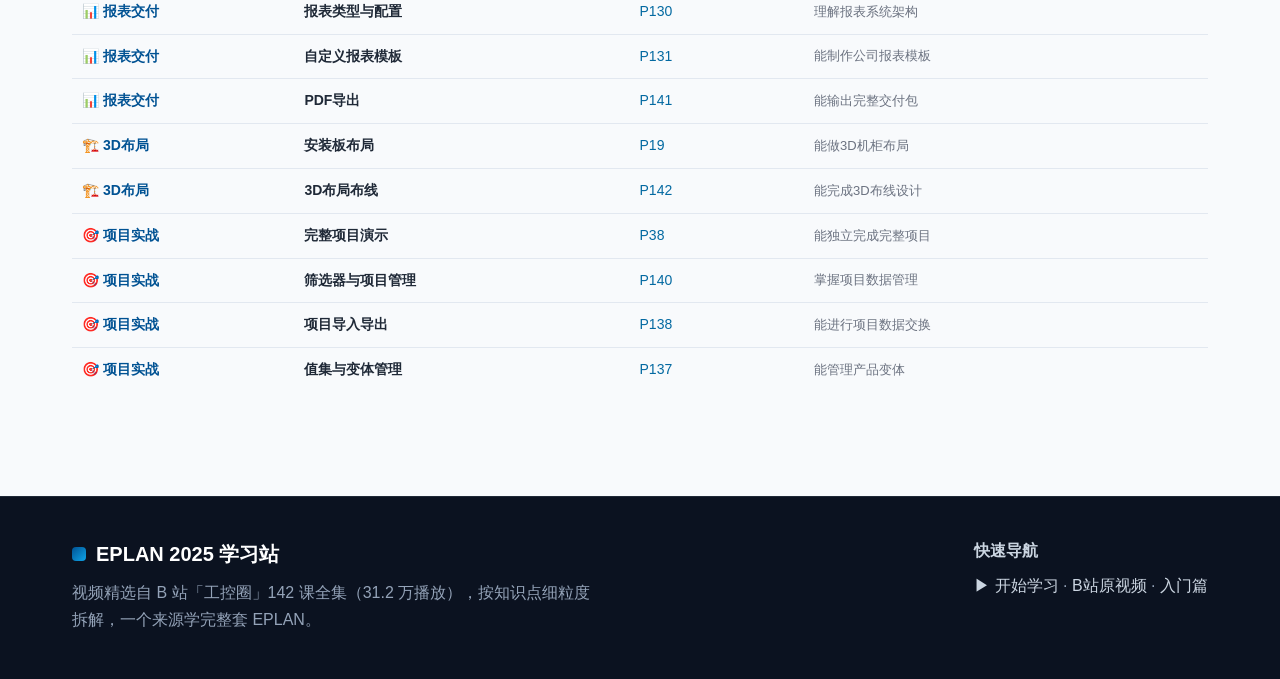
<file: videos/index.html>
<!DOCTYPE html>
<html lang="zh-CN">
<head>
<meta charset="UTF-8">
<meta name="viewport" content="width=device-width, initial-scale=1.0">
<meta name="description" content="EPLAN 2025 视频中心：精选工控圈 142 课全集（31.2 万播放），按 10 大知识模块 35 个细粒度知识点组织，从软件安装到项目交付一站通。">
<title>视频中心 · EPLAN 2025 学习站</title>
<link rel="stylesheet" href="../css/style.css">
</head>
<body>

<header class="nav">
  <div class="nav-inner">
    <a class="brand" href="../index.html"><span class="dot"></span>EPLAN 2025 学习站</a>
    <nav class="nav-links">
      <a href="../courses/beginner.html">入门篇</a>
      <a href="../courses/intermediate.html">进阶篇</a>
      <a href="../courses/advanced.html">精通篇</a>
      <a href="../engineering/index.html">工程化</a>
      <a href="index.html">视频中心</a>
      <a href="../resources/index.html">资源下载</a>
      <a href="../history.html">我的记录</a>
    </nav>
  </div>
</header>

<section class="hero">
  <div class="wrap">
    <span class="eyebrow" style="color:#7dd3fc">视频中心 · 精选唯一来源</span>
    <h1>工控圈 · EPLAN 142 课全精品课</h1>
    <p>全网播放量最高的免费 EPLAN 系统课（31.2 万播放、142 课），覆盖软件安装→项目结构→符号→连接→端子→PLC→线号→部件→宏→3D→报表→项目交付全流程。按 10 大知识模块 35 个细粒度知识点组织，点击即跳转对应分集。</p>
    <div class="cta">
      <a class="btn btn-primary" href="#video-main">▶ 开始学习</a>
      <a class="btn btn-ghost" href="https://www.bilibili.com/video/BV15B4y1h75q" target="_blank">B 站原视频 →</a>
    </div>
  </div>
</section>

<main>

  <section class="section" id="video-main">
    <div class="wrap">
      <span class="eyebrow">工控圈 BV15B4y1h75q · 142 课 · 31.2 万播放</span>
      <h2>按知识点学习</h2>
      <p class="lead">点击右侧任意知识点，左侧播放器自动跳转到对应分集。切换上方模块 Tab 可快速定位知识领域。</p>

      <div class="grid g2" style="grid-template-columns:2fr 1fr;align-items:start">
        <!-- 左侧：播放器 -->
        <div class="video-card">
          <div class="video-frame">
            <iframe id="main-player"
              src="//player.bilibili.com/player.html?bvid=BV15B4y1h75q&page=1&high_quality=1&q=80&danmaku=0&autoplay=0&muted=0"
              title="工控圈 EPLAN 电气设计实战应用142课"
              allow="fullscreen; encrypted-media; autoplay; picture-in-picture"
              allowfullscreen
              scrolling="no"
              loading="lazy"></iframe>
          </div>
          <div class="body">
            <div class="meta">
              <span class="badge bili">B站</span>
              <span class="badge" style="background:#ea580c;color:#fff">31.2万播</span>
              <span>来源：工控圈</span>
              <span id="now-title">P1 软件安装与介绍</span>
            </div>
            <p id="now-desc">第1章软件介绍：Eplan软件安装与介绍，零基础入门起点。</p>
            <p style="margin-top:12px;font-size:13px;color:var(--muted)">完整合集：<a href="https://www.bilibili.com/video/BV15B4y1h75q" target="_blank">BV15B4y1h75q · 142 课</a>　·　UP 主：<a href="https://space.bilibili.com/499778261" target="_blank">工控圈</a></p>
          </div>
        </div>

        <!-- 右侧：知识点列表 -->
        <div class="card" style="max-height:680px;display:flex;flex-direction:column">
          <h3 style="margin:0 0 12px;font-size:16px">📜 知识点速切</h3>
          <div class="mod-tabs" id="mod-tabs"></div>
          <div class="playlist" id="kp-playlist" style="overflow-y:auto;flex:1;max-height:560px"></div>
        </div>
      </div>
    </div>
  </section>

  <!-- 2025 新功能 -->
  <section class="section" id="v7" style="background:#0b1220;color:#e2e8f0">
    <div class="wrap">
      <span class="eyebrow" style="color:#7dd3fc">2025 新功能 · 图文解读</span>
      <h2 style="color:#fff">EPLAN 2025 中文深度解读</h2>
      <p class="lead" style="color:#94a3b8">以下为 2025 版新功能的图文解读与官方资源链接，作为视频学习的补充。</p>
      <div class="grid g3">
        <div class="card" style="background:#1e293b;border-color:#334155">
          <h3 style="color:#fff;font-size:15px">💬 项目注释功能回归</h3>
          <p style="font-size:13px;color:#94a3b8">亿道数字 · 中文详解 2025 注释导航器：PDF 批注导回、注释编辑、历史记录、矩形/多边形注释。</p>
          <p style="margin-top:8px"><a href="https://www.bilibili.com/video/BV1iuXSYaEJE" target="_blank" style="color:#7dd3fc;font-size:13px">B站观看 →</a></p>
        </div>
        <div class="card" style="background:#1e293b;border-color:#334155">
          <h3 style="color:#fff;font-size:15px">⚡ 实战功能深度解读</h3>
          <p style="font-size:13px;color:#94a3b8">山东锌锦 · 中文实战解读：设备管理可视化、属性智能分级、PDF 协作闭环、3D 布线精准控制、CT 虚拟建模。</p>
          <p style="margin-top:8px"><a href="https://www.bilibili.com/video/BV1dvXSYKEVE" target="_blank" style="color:#7dd3fc;font-size:13px">B站观看 →</a></p>
        </div>
        <div class="card" style="background:#1e293b;border-color:#334155">
          <h3 style="color:#fff;font-size:15px">🌐 官方资源</h3>
          <p style="font-size:13px;color:#94a3b8">EPLAN 官方 What's New 系列与 InfoPortal 帮助文档，可用浏览器一键翻译成中文阅读。</p>
          <p style="margin-top:8px"><a href="https://www.eplan.info/portal/whats-new" target="_blank" style="color:#7dd3fc;font-size:13px">官方 What's New →</a></p>
        </div>
      </div>
    </div>
  </section>

  <!-- 知识地图 -->
  <section class="section" style="background:#f8fafc">
    <div class="wrap">
      <span class="eyebrow">知识地图</span>
      <h2>10 大模块 35 个知识点一览</h2>
      <p class="lead">每个知识点对应工控圈 142 课中的具体分集（P 号），点击跳转播放。</p>
      <div style="overflow-x:auto">
        <table style="width:100%;border-collapse:collapse;font-size:14px">
          <thead>
            <tr style="background:#1e3a5f;color:#fff">
              <th style="padding:10px;text-align:left">模块</th>
              <th style="padding:10px;text-align:left">知识点</th>
              <th style="padding:10px;text-align:left">对应分集</th>
              <th style="padding:10px;text-align:left">学习目标</th>
            </tr>
          </thead>
          <tbody id="kp-table-body"></tbody>
        </table>
      </div>
    </div>
  </section>

</main>

<footer class="footer">
  <div class="wrap">
    <div>
      <a class="brand" href="../index.html" style="color:#fff"><span class="dot"></span>EPLAN 2025 学习站</a>
      <p style="margin-top:8px;max-width:520px">视频精选自 B 站「工控圈」142 课全集（31.2 万播放），按知识点细粒度拆解，一个来源学完整套 EPLAN。</p>
    </div>
    <div>
      <p style="margin:0 0 8px;font-weight:700;color:#cbd5e1">快速导航</p>
      <p style="margin:0"><a href="#video-main">▶ 开始学习</a> · <a href="https://www.bilibili.com/video/BV15B4y1h75q" target="_blank">B站原视频</a> · <a href="../courses/beginner.html">入门篇</a></p>
    </div>
  </div>
</footer>

<script src="../js/history.js"></script>
<script>
(function(){
  // 10大模块 35个知识点
  var modules=[
    {name:"入门基础",icon:"🚀",points:[
      {p:1,title:"软件安装与介绍",desc:"EPLAN安装、界面认识、数据库概念",goal:"能独立安装软件并认识界面"},
      {p:2,title:"项目创建与用户界面",desc:"新建项目、模板选择、项目属性配置",goal:"能从零创建GB标准项目"},
      {p:119,title:"工作区域更改",desc:"工作区配置、面板布局个性化",goal:"自定义适合自己的工作区"}
    ]},
    {name:"项目结构",icon:"📋",points:[
      {p:2,title:"页面创建与页类型",desc:"多线原理图/总览/端子排/电缆图表页",goal:"理解5种页类型用途"},
      {p:122,title:"图框标准",desc:"图框结构、标题栏、项目信息字段",goal:"能选择和配置标准图框"},
      {p:123,title:"图框自定义",desc:"自定义图框、公司模板制作",goal:"能制作公司标准图框"}
    ]},
    {name:"符号绘图",icon:"✏️",points:[
      {p:5,title:"黑盒/结构盒/PLC盒",desc:"黑盒、结构盒、PLC盒的绘制与功能定义",goal:"掌握3种盒形符号"},
      {p:6,title:"关联参考",desc:"关联参考显示、触点映像、跨页标注",goal:"理解关联参考自动机制"},
      {p:120,title:"符号库与IEC标准",desc:"符号库浏览、IEC符号分类与查找",goal:"能快速找到需要的符号"},
      {p:121,title:"符号自定义",desc:"自定义符号、功能定义与属性配置",goal:"能创建自定义符号"},
      {p:124,title:"符号批量录入",desc:"符号批量插入、宏化与复用",goal:"提升绘图效率"}
    ]},
    {name:"连接系统",icon:"🔌",points:[
      {p:8,title:"电缆与端子绘制",desc:"电缆定义、端子排绘制、导航器管理",goal:"能规范绘制电缆和端子"},
      {p:132,title:"连接编号规则",desc:"连接编号自动生成、编号规则配置",goal:"掌握自动编号设置"},
      {p:133,title:"端子排管理",desc:"端子排导航器、端子排序与编辑",goal:"能管理复杂端子排"},
      {p:135,title:"电缆与屏蔽层",desc:"电缆定义、屏蔽线、双绞线处理",goal:"能处理屏蔽和双绞线"}
    ]},
    {name:"PLC设计",icon:"🖥️",points:[
      {p:9,title:"PLC设计基础",desc:"PLC盒子绘制、输入输出、总线连接",goal:"能绘制PLC原理图"},
      {p:139,title:"PLC项目配置",desc:"PLC配置、总线类型、地址映射",goal:"理解PLC项目配置流程"}
    ]},
    {name:"部件管理",icon:"📦",points:[
      {p:12,title:"部件库创建",desc:"部件库创建、属性定义、数据结构",goal:"能创建和管理部件库"},
      {p:125,title:"部件库浏览",desc:"部件查找、筛选、分类管理",goal:"能快速定位所需部件"},
      {p:126,title:"部件数据自定义",desc:"自定义部件属性、订货号、厂商",goal:"能完善部件商业数据"}
    ]},
    {name:"宏系统",icon:"🔁",points:[
      {p:16,title:"创建宏与值集",desc:"宏的创建、值集应用、变量管理",goal:"能创建宏和值集"},
      {p:127,title:"窗口宏创建",desc:"窗口宏创建步骤、保存与调用",goal:"能制作可复用窗口宏"},
      {p:128,title:"宏项目与页宏",desc:"宏项目概念、页宏创建与应用",goal:"理解宏项目结构"},
      {p:136,title:"窗口宏实战",desc:"窗口宏综合应用、宏库管理",goal:"能建立个人宏库"}
    ]},
    {name:"报表交付",icon:"📊",points:[
      {p:38,title:"报表生成汇总",desc:"报表生成、标签模板、筛选器",goal:"能生成全套项目报表"},
      {p:130,title:"报表类型与配置",desc:"报表类型、生成配置、任务管理",goal:"理解报表系统架构"},
      {p:131,title:"自定义报表模板",desc:"报表模板自定义、字段映射",goal:"能制作公司报表模板"},
      {p:141,title:"PDF导出",desc:"PDF汇总导出、项目交付",goal:"能输出完整交付包"}
    ]},
    {name:"3D布局",icon:"🏗️",points:[
      {p:19,title:"安装板布局",desc:"2D/3D安装板布局、组件放置",goal:"能做3D机柜布局"},
      {p:142,title:"3D布局布线",desc:"3D虚拟布线、路径规划、线长计算",goal:"能完成3D布线设计"}
    ]},
    {name:"项目实战",icon:"🎯",points:[
      {p:38,title:"完整项目演示",desc:"从零到一完整项目演示与报表汇总",goal:"能独立完成完整项目"},
      {p:140,title:"筛选器与项目管理",desc:"筛选器使用、项目数据管理",goal:"掌握项目数据管理"},
      {p:138,title:"项目导入导出",desc:"项目导入导出、数据交换",goal:"能进行项目数据交换"},
      {p:137,title:"值集与变体管理",desc:"值集创建、变体管理应用",goal:"能管理产品变体"}
    ]}
  ];

  var BVID="BV15B4y1h75q";
  var currentMod=0;

  // 渲染模块Tab
  var tabEl=document.getElementById("mod-tabs");
  modules.forEach(function(m,i){
    var btn=document.createElement("button");
    if(i===0)btn.className="active";
    btn.textContent=m.icon+" "+m.name;
    btn.onclick=function(){switchMod(i);};
    tabEl.appendChild(btn);
  });

  // 渲染知识点列表
  var plEl=document.getElementById("kp-playlist");
  function renderPoints(modIdx){
    plEl.innerHTML="";
    var pts=modules[modIdx].points;
    pts.forEach(function(v,i){
      var d=document.createElement("div");
      d.className="kp-item"+(i===0?" active":"");
      d.innerHTML='<div class="kp-num">P'+v.p+'</div>'+
        '<div class="kp-main"><div class="kp-title">'+v.title+'</div>'+
        '<div class="kp-desc">'+v.desc+'</div></div>'+
        '<a class="kp-bili" href="https://www.bilibili.com/video/'+BVID+'?p='+v.p+'" target="_blank" onclick="event.stopPropagation()" title="登录B站看1080P/4K高清">B站看高清</a>'+
        '<div class="kp-tag">'+modules[modIdx].name+'</div>';
      d.onclick=function(){
        var sibs=plEl.children;
        for(var j=0;j<sibs.length;j++)sibs[j].classList.remove("active");
        d.classList.add("active");
        var f=document.getElementById("main-player");
        f.src="//player.bilibili.com/player.html?bvid="+BVID+"&page="+v.p+"&high_quality=1&q=80&danmaku=0&autoplay=1&muted=0";
        try{document.getElementById("now-title").textContent="P"+v.p+" "+v.title;}catch(e){}
        try{document.getElementById("now-desc").textContent=v.desc+" ｜ 学习目标："+v.goal;}catch(e){}
        if(window.EplanHistory)EplanHistory.recordVideo({title:"P"+v.p+" "+v.title,source:"工控圈",url:"videos/index.html#video-main"});
      };
      plEl.appendChild(d);
    });
    // 默认选第一个
    if(pts[0]){
      var f=document.getElementById("main-player");
      // 不自动跳转，只在用户点击时跳
    }
  }

  function switchMod(i){
    currentMod=i;
    var btns=tabEl.children;
    for(var j=0;j<btns.length;j++)btns[j].classList.remove("active");
    btns[i].classList.add("active");
    renderPoints(i);
  }

  renderPoints(0);

  // 渲染知识地图表格
  var tbody=document.getElementById("kp-table-body");
  modules.forEach(function(m){
    m.points.forEach(function(v){
      var tr=document.createElement("tr");
      tr.style.borderTop="1px solid #e2e8f0";
      tr.innerHTML='<td style="padding:10px;color:var(--brand);font-weight:600;white-space:nowrap">'+m.icon+" "+m.name+'</td>'+
        '<td style="padding:10px;font-weight:600">'+v.title+'</td>'+
        '<td style="padding:10px"><a href="#video-main" onclick="return jumpToP('+v.p+')" style="color:#0369a1">P'+v.p+'</a></td>'+
        '<td style="padding:10px;color:var(--muted);font-size:13px">'+v.goal+'</td>';
      tbody.appendChild(tr);
    });
  });

  // 从URL hash跳转
  window.jumpToP=function(p){
    // 找到知识点所在模块
    for(var i=0;i<modules.length;i++){
      for(var j=0;j<modules[i].points.length;j++){
        if(modules[i].points[j].p===p){
          switchMod(i);
          // 模拟点击对应item
          setTimeout(function(){
            var items=plEl.querySelectorAll(".kp-item");
            if(items[j])items[j].click();
          },100);
          return true;
        }
      }
    }
    return true;
  };

  // 解析location.hash如 #p16
  if(location.hash && location.hash.startsWith("#p")){
    var p=parseInt(location.hash.slice(2));
    if(p)jumpToP(p);
  }

})();
</script>
<script>EplanHistory.autoBrowse()</script>
</body>
</html>
</file>
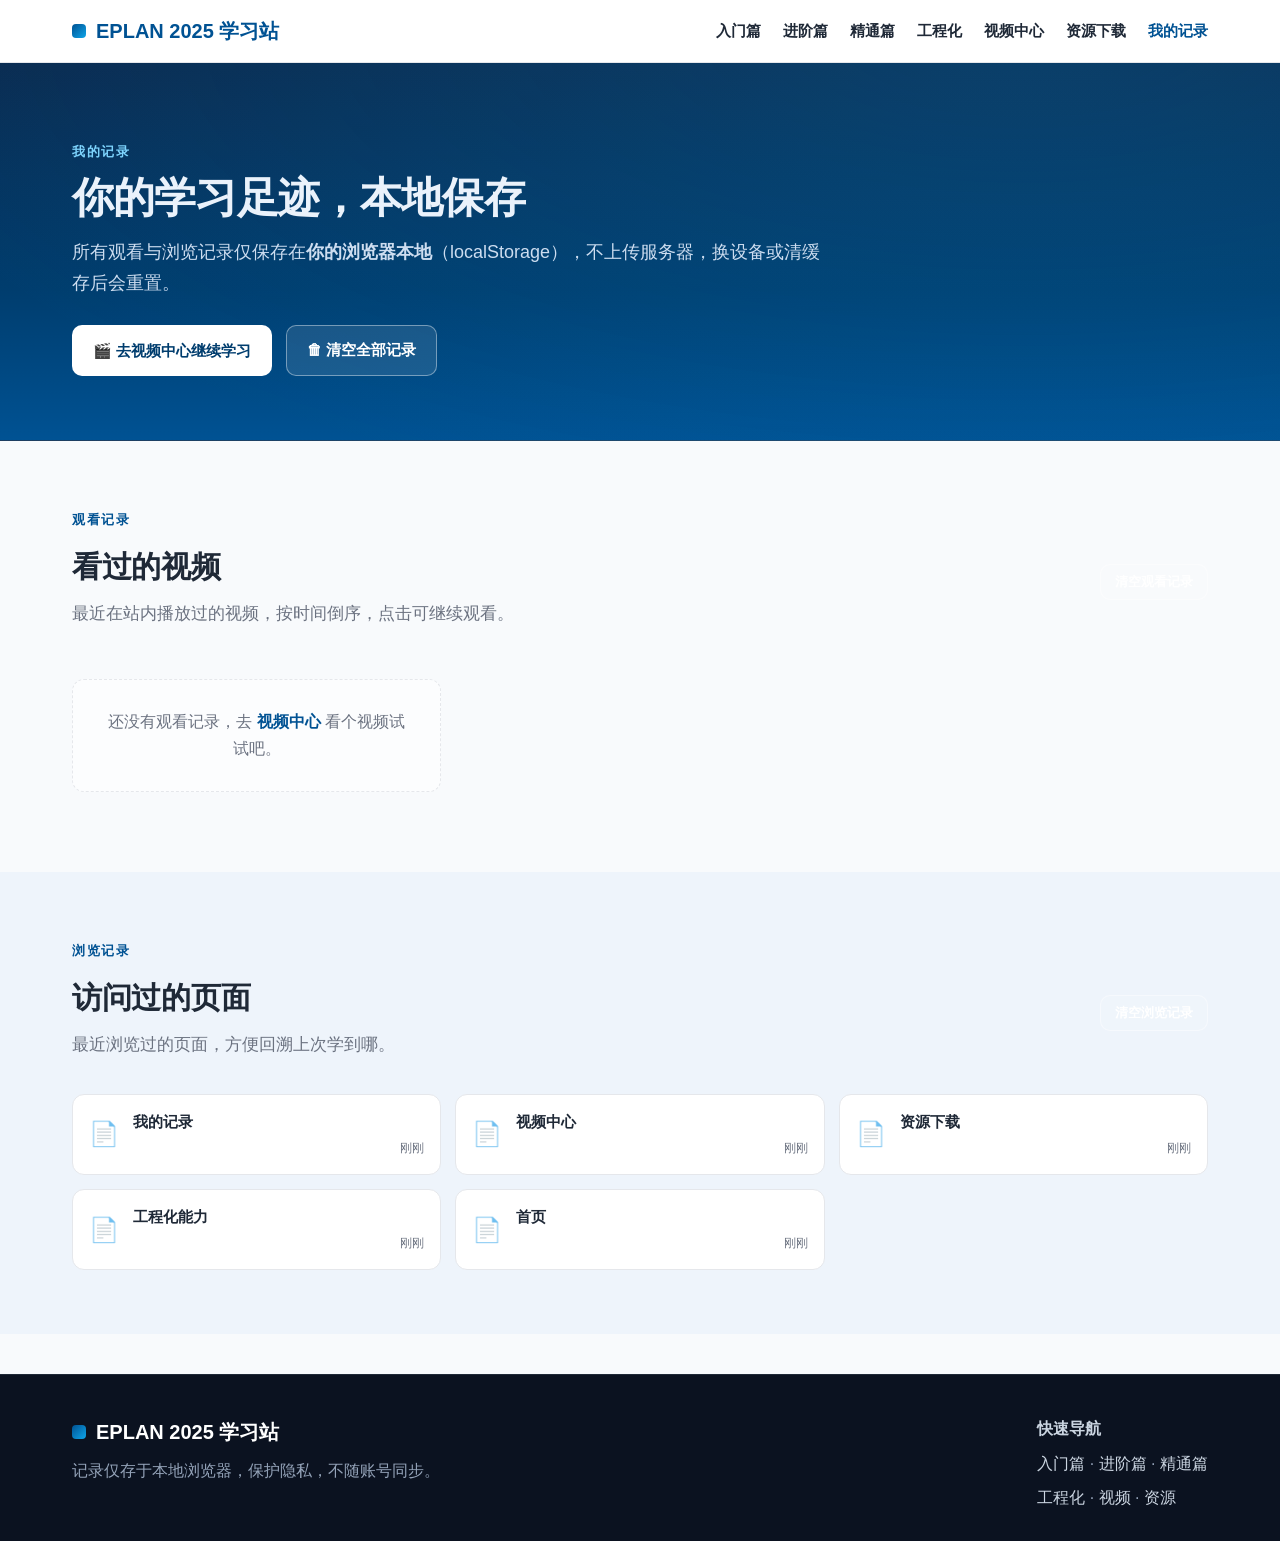
<file: history.html>
<!DOCTYPE html>
<html lang="zh-CN">
<head>
<meta charset="UTF-8">
<meta name="viewport" content="width=device-width, initial-scale=1.0">
<title>我的记录 · EPLAN 2025 学习站</title>
<link rel="stylesheet" href="css/style.css">
</head>
<body>

<header class="nav">
  <div class="nav-inner">
    <a class="brand" href="index.html"><span class="dot"></span>EPLAN 2025 学习站</a>
    <nav class="nav-links">
      <a href="courses/beginner.html">入门篇</a>
      <a href="courses/intermediate.html">进阶篇</a>
      <a href="courses/advanced.html">精通篇</a>
      <a href="engineering/index.html">工程化</a>
      <a href="videos/index.html">视频中心</a>
      <a href="resources/index.html">资源下载</a>
      <a href="history.html" style="color:var(--brand)">我的记录</a>
    </nav>
  </div>
</header>

<section class="hero">
  <div class="wrap">
    <span class="eyebrow" style="color:#7dd3fc">我的记录</span>
    <h1>你的学习足迹，本地保存</h1>
    <p>所有观看与浏览记录仅保存在<strong>你的浏览器本地</strong>（localStorage），不上传服务器，换设备或清缓存后会重置。</p>
    <div class="cta">
      <a class="btn btn-primary" href="videos/index.html">🎬 去视频中心继续学习</a>
      <button class="btn btn-ghost" id="clear-all">🗑 清空全部记录</button>
    </div>
  </div>
</section>

<main>
  <!-- 观看记录 -->
  <section class="section">
    <div class="wrap">
      <div class="section-head" style="display:flex;justify-content:space-between;align-items:flex-end;flex-wrap:wrap;gap:12px">
        <div>
          <span class="eyebrow">观看记录</span>
          <h2>看过的视频</h2>
        </div>
        <button class="btn btn-ghost btn-sm" id="clear-view">清空观看记录</button>
      </div>
      <p class="lead">最近在站内播放过的视频，按时间倒序，点击可继续观看。</p>
      <div id="view-list" class="hist-grid"></div>
    </div>
  </section>

  <!-- 浏览记录 -->
  <section class="section" style="background:#eef4fb">
    <div class="wrap">
      <div class="section-head" style="display:flex;justify-content:space-between;align-items:flex-end;flex-wrap:wrap;gap:12px">
        <div>
          <span class="eyebrow">浏览记录</span>
          <h2>访问过的页面</h2>
        </div>
        <button class="btn btn-ghost btn-sm" id="clear-browse">清空浏览记录</button>
      </div>
      <p class="lead">最近浏览过的页面，方便回溯上次学到哪。</p>
      <div id="browse-list" class="hist-grid"></div>
    </div>
  </section>
</main>

<footer class="footer">
  <div class="wrap">
    <div>
      <a class="brand" href="index.html" style="color:#fff"><span class="dot"></span>EPLAN 2025 学习站</a>
      <p style="margin-top:8px;max-width:520px">记录仅存于本地浏览器，保护隐私，不随账号同步。</p>
    </div>
    <div>
      <p style="margin:0 0 8px;font-weight:700;color:#cbd5e1">快速导航</p>
      <p style="margin:0"><a href="courses/beginner.html">入门篇</a> · <a href="courses/intermediate.html">进阶篇</a> · <a href="courses/advanced.html">精通篇</a></p>
      <p style="margin:6px 0 0"><a href="engineering/index.html">工程化</a> · <a href="videos/index.html">视频</a> · <a href="resources/index.html">资源</a></p>
    </div>
  </div>
</footer>

<script src="js/history.js"></script>
<script>
EplanHistory.autoBrowse();
function esc(s){return String(s||'').replace(/[&<>"']/g,function(c){return {'&':'&amp;','<':'&lt;','>':'&gt;','"':'&quot;',"'":'&#39;'}[c]})}
function renderView(){
  var arr=EplanHistory.getView();
  var el=document.getElementById('view-list');
  if(!arr.length){el.innerHTML='<p class="empty">还没有观看记录，去 <a href="videos/index.html">视频中心</a> 看个视频试试吧。</p>';return}
  el.innerHTML=arr.map(function(v){
    var href=v.url||'videos/index.html';
    return '<a class="hist-card" href="'+esc(href)+'">'+
      '<div class="hc-ico">🎬</div>'+
      '<div class="hc-main">'+
        '<div class="hc-title">'+esc(v.title)+'</div>'+
        '<div class="hc-meta"><span class="tag">'+esc(v.source||'视频')+'</span>'+
        (v.section?'<span>'+esc(v.section)+'</span>':'')+
        '<span class="time">'+EplanHistory.fmt(v.ts)+'</span></div>'+
      '</div></a>';
  }).join('');
}
function renderBrowse(){
  var arr=EplanHistory.getBrowse();
  var el=document.getElementById('browse-list');
  if(!arr.length){el.innerHTML='<p class="empty">还没有浏览记录。</p>';return}
  el.innerHTML=arr.map(function(v){
    var href=v.url||'#';
    var label=v.url==='/'||v.url==='/index.html'?'首页':v.title;
    return '<a class="hist-card browse" href="'+esc(href)+'">'+
      '<div class="hc-ico">📄</div>'+
      '<div class="hc-main">'+
        '<div class="hc-title">'+esc(label)+'</div>'+
        '<div class="hc-meta"><span class="time">'+EplanHistory.fmt(v.ts)+'</span></div>'+
      '</div></a>';
  }).join('');
}
renderView();
renderBrowse();
document.getElementById('clear-view').onclick=function(){EplanHistory.clearView();renderView()};
document.getElementById('clear-browse').onclick=function(){EplanHistory.clearBrowse();renderBrowse()};
document.getElementById('clear-all').onclick=function(){EplanHistory.clearAll();renderView();renderBrowse()};
</script>
</body>
</html>
</file>
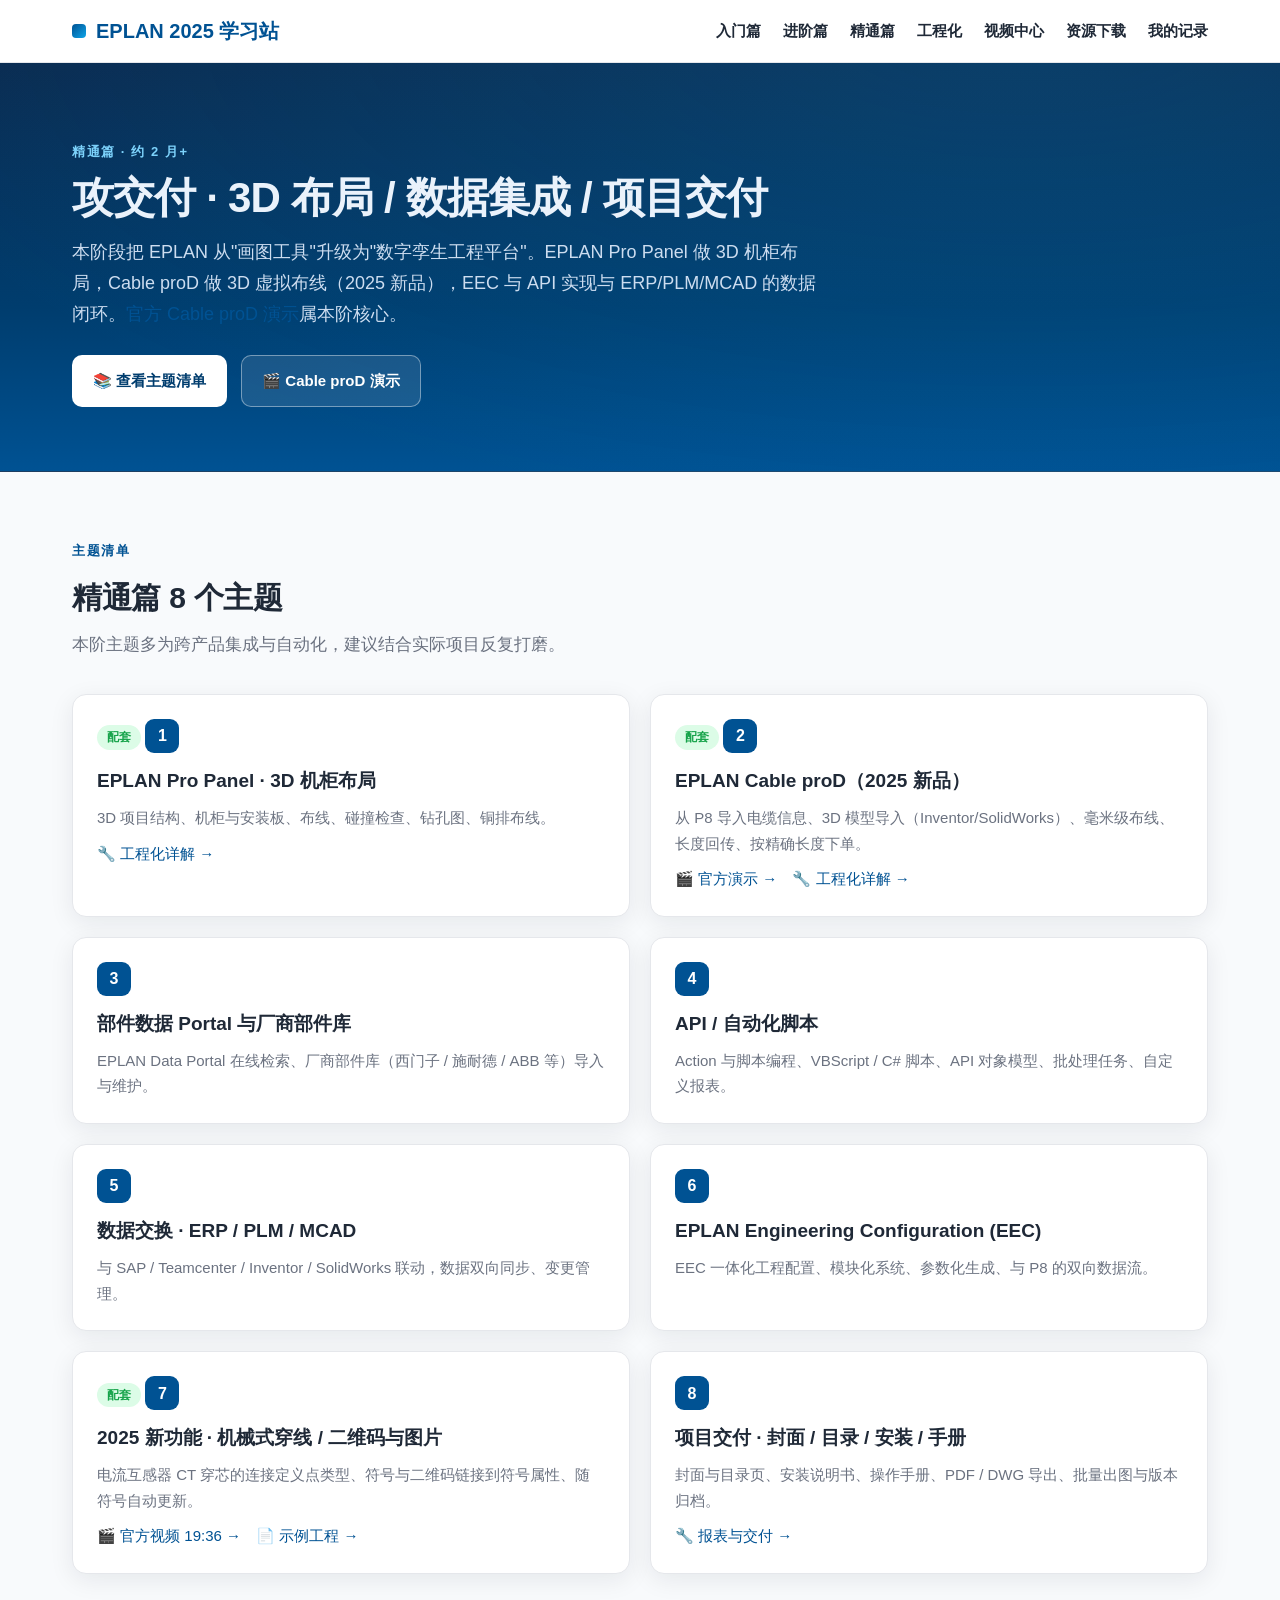
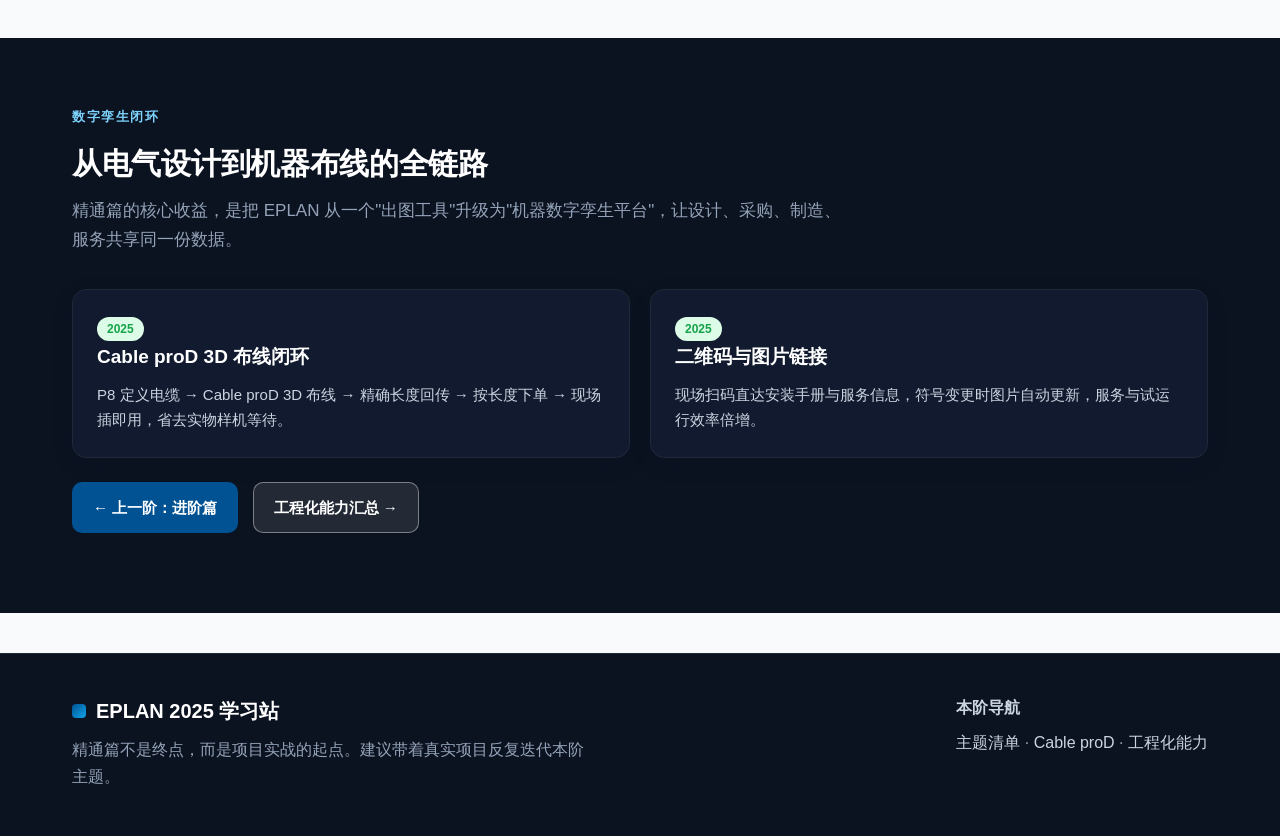
<file: courses/advanced.html>
<!DOCTYPE html>
<html lang="zh-CN">
<head>
<meta charset="UTF-8">
<meta name="viewport" content="width=device-width, initial-scale=1.0">
<title>精通篇 · EPLAN 2025 学习站</title>
<link rel="stylesheet" href="../css/style.css">
</head>
<body>

<header class="nav">
  <div class="nav-inner">
    <a class="brand" href="../index.html"><span class="dot"></span>EPLAN 2025 学习站</a>
    <nav class="nav-links">
      <a href="beginner.html">入门篇</a>
      <a href="intermediate.html">进阶篇</a>
      <a href="advanced.html">精通篇</a>
      <a href="../engineering/index.html">工程化</a>
      <a href="../videos/index.html">视频中心</a>
      <a href="../resources/index.html">资源下载</a>
      <a href="../history.html">我的记录</a>
    </nav>
  </div>
</header>

<section class="hero">
  <div class="wrap">
    <span class="eyebrow" style="color:#7dd3fc">精通篇 · 约 2 月+</span>
    <h1>攻交付 · 3D 布局 / 数据集成 / 项目交付</h1>
    <p>本阶段把 EPLAN 从"画图工具"升级为"数字孪生工程平台"。EPLAN Pro Panel 做 3D 机柜布局，Cable proD 做 3D 虚拟布线（2025 新品），EEC 与 API 实现与 ERP/PLM/MCAD 的数据闭环。<a href="../videos/index.html#p142">官方 Cable proD 演示</a>属本阶核心。</p>
    <div class="cta">
      <a class="btn btn-primary" href="#topics">📚 查看主题清单</a>
      <a class="btn btn-ghost" href="../videos/index.html#p142">🎬 Cable proD 演示</a>
    </div>
  </div>
</section>

<main>

  <section class="section" id="topics">
    <div class="wrap">
      <span class="eyebrow">主题清单</span>
      <h2>精通篇 8 个主题</h2>
      <p class="lead">本阶主题多为跨产品集成与自动化，建议结合实际项目反复打磨。</p>

      <div class="grid g2">

        <div class="card">
          <span class="tag">配套</span>
          <span class="num-badge">1</span>
          <h3>EPLAN Pro Panel · 3D 机柜布局</h3>
          <p>3D 项目结构、机柜与安装板、布线、碰撞检查、钻孔图、铜排布线。</p>
          <p style="margin-top:10px"><a href="../engineering/index.html#propanel">🔧 工程化详解 →</a></p>
        </div>

        <div class="card">
          <span class="tag">配套</span>
          <span class="num-badge">2</span>
          <h3>EPLAN Cable proD（2025 新品）</h3>
          <p>从 P8 导入电缆信息、3D 模型导入（Inventor/SolidWorks）、毫米级布线、长度回传、按精确长度下单。</p>
          <p style="margin-top:10px"><a href="../videos/index.html#p142">🎬 官方演示 →</a>　<a href="../engineering/index.html#cable">🔧 工程化详解 →</a></p>
        </div>

        <div class="card">
          <span class="num-badge">3</span>
          <h3>部件数据 Portal 与厂商部件库</h3>
          <p>EPLAN Data Portal 在线检索、厂商部件库（西门子 / 施耐德 / ABB 等）导入与维护。</p>
        </div>

        <div class="card">
          <span class="num-badge">4</span>
          <h3>API / 自动化脚本</h3>
          <p>Action 与脚本编程、VBScript / C# 脚本、API 对象模型、批处理任务、自定义报表。</p>
        </div>

        <div class="card">
          <span class="num-badge">5</span>
          <h3>数据交换 · ERP / PLM / MCAD</h3>
          <p>与 SAP / Teamcenter / Inventor / SolidWorks 联动，数据双向同步、变更管理。</p>
        </div>

        <div class="card">
          <span class="num-badge">6</span>
          <h3>EPLAN Engineering Configuration (EEC)</h3>
          <p>EEC 一体化工程配置、模块化系统、参数化生成、与 P8 的双向数据流。</p>
        </div>

        <div class="card">
          <span class="tag">配套</span>
          <span class="num-badge">7</span>
          <h3>2025 新功能 · 机械式穿线 / 二维码与图片</h3>
          <p>电流互感器 CT 穿芯的连接定义点类型、符号与二维码链接到符号属性、随符号自动更新。</p>
          <p style="margin-top:10px"><a href="../videos/index.html#p38">🎬 官方视频 19:36 →</a>　<a href="../resources/index.html#ct">📄 示例工程 →</a></p>
        </div>

        <div class="card">
          <span class="num-badge">8</span>
          <h3>项目交付 · 封面 / 目录 / 安装 / 手册</h3>
          <p>封面与目录页、安装说明书、操作手册、PDF / DWG 导出、批量出图与版本归档。</p>
          <p style="margin-top:10px"><a href="../engineering/index.html#report">🔧 报表与交付 →</a></p>
        </div>

      </div>
    </div>
  </section>

  <section class="section" style="background:#0b1220;color:#e2e8f0">
    <div class="wrap">
      <span class="eyebrow" style="color:#7dd3fc">数字孪生闭环</span>
      <h2 style="color:#fff">从电气设计到机器布线的全链路</h2>
      <p class="lead" style="color:#94a3b8">精通篇的核心收益，是把 EPLAN 从一个"出图工具"升级为"机器数字孪生平台"，让设计、采购、制造、服务共享同一份数据。</p>
      <div class="grid g2">
        <div class="card" style="background:#111a2e;border-color:#1f2937">
          <span class="badge 配套">2025</span>
          <h3 style="color:#fff">Cable proD 3D 布线闭环</h3>
          <p style="color:#cbd5e1">P8 定义电缆 → Cable proD 3D 布线 → 精确长度回传 → 按长度下单 → 现场插即用，省去实物样机等待。</p>
        </div>
        <div class="card" style="background:#111a2e;border-color:#1f2937">
          <span class="badge 配套">2025</span>
          <h3 style="color:#fff">二维码与图片链接</h3>
          <p style="color:#cbd5e1">现场扫码直达安装手册与服务信息，符号变更时图片自动更新，服务与试运行效率倍增。</p>
        </div>
      </div>
      <p style="margin-top:24px">
        <a class="btn btn-brand" href="intermediate.html">← 上一阶：进阶篇</a>
        <a class="btn btn-ghost" href="../engineering/index.html" style="margin-left:10px">工程化能力汇总 →</a>
      </p>
    </div>
  </section>

</main>

<footer class="footer">
  <div class="wrap">
    <div>
      <a class="brand" href="../index.html" style="color:#fff"><span class="dot"></span>EPLAN 2025 学习站</a>
      <p style="margin-top:8px;max-width:520px">精通篇不是终点，而是项目实战的起点。建议带着真实项目反复迭代本阶主题。</p>
    </div>
    <div>
      <p style="margin:0 0 8px;font-weight:700;color:#cbd5e1">本阶导航</p>
      <p style="margin:0"><a href="#topics">主题清单</a> · <a href="../videos/index.html#p142">Cable proD</a> · <a href="../engineering/index.html">工程化能力</a></p>
    </div>
  </div>
</footer>

<script src="../js/history.js"></script>
<script>EplanHistory.autoBrowse()</script>
</body>
</html>
</file>
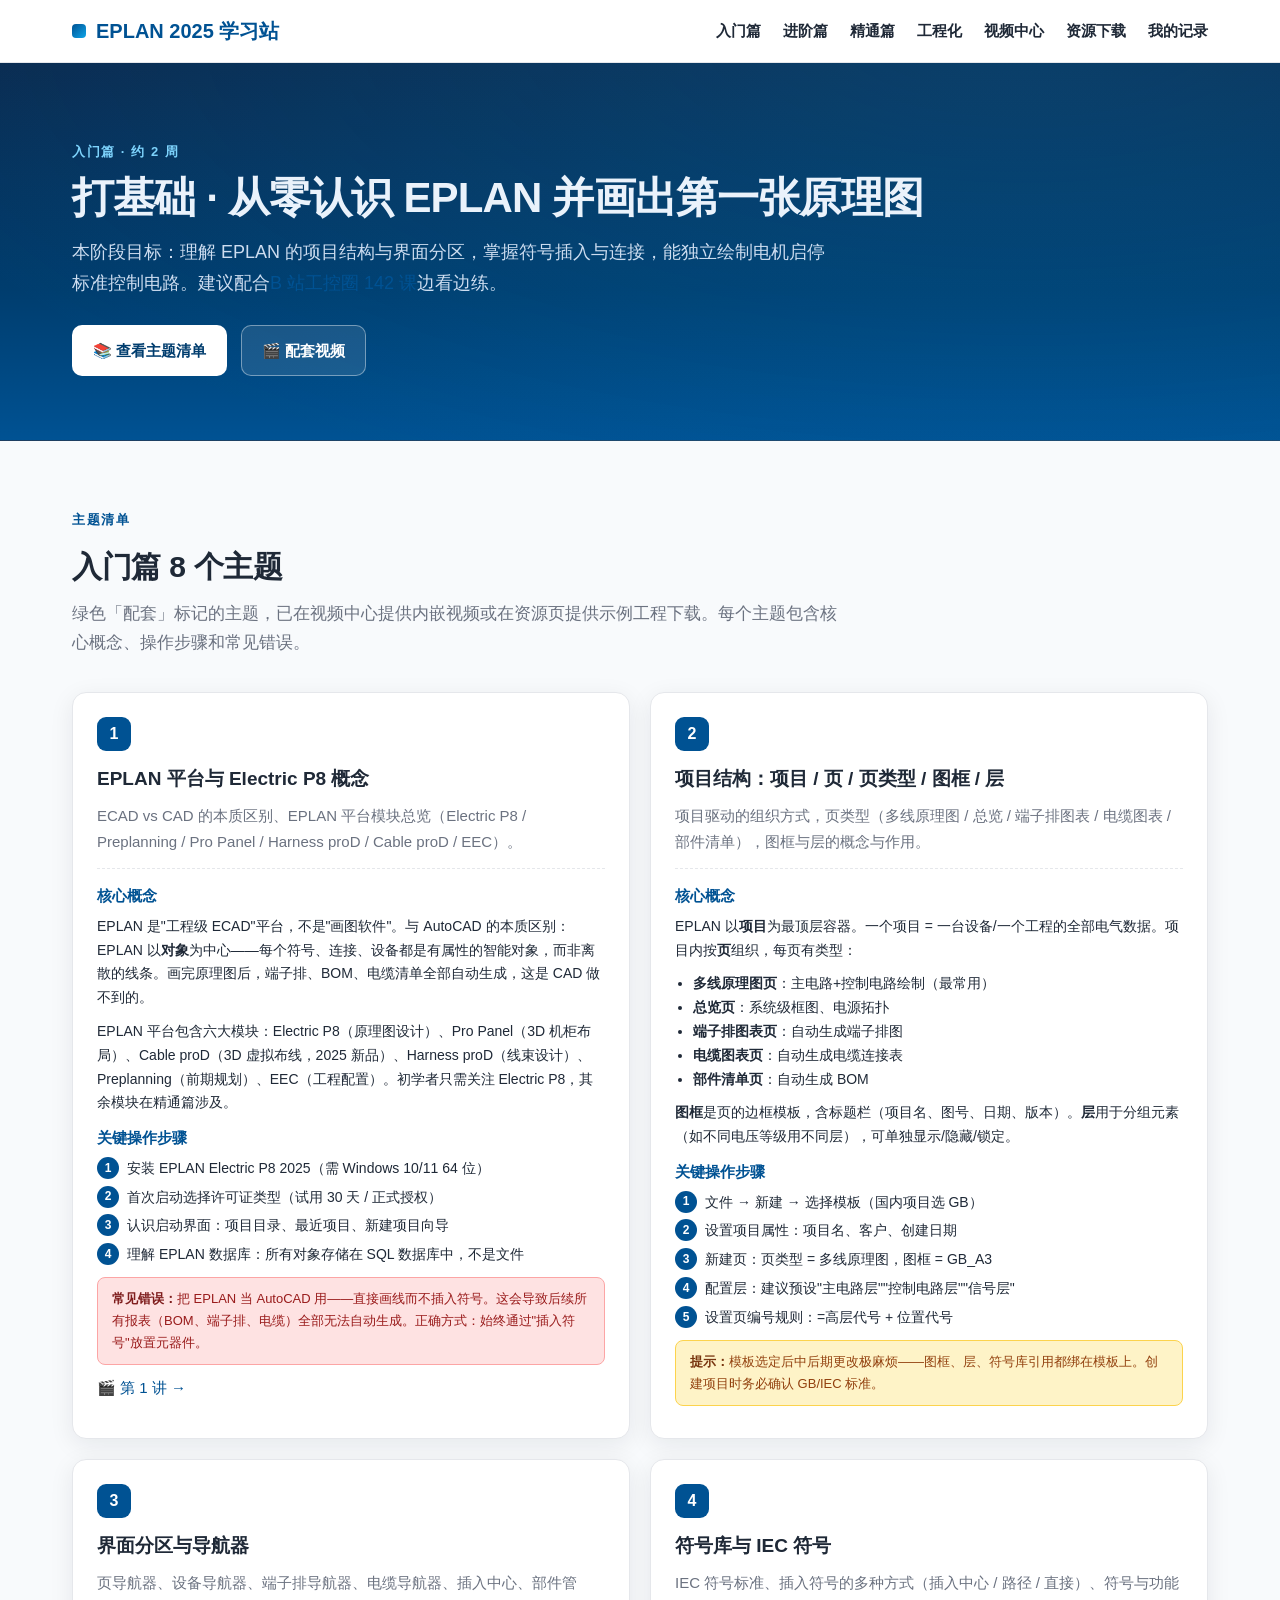
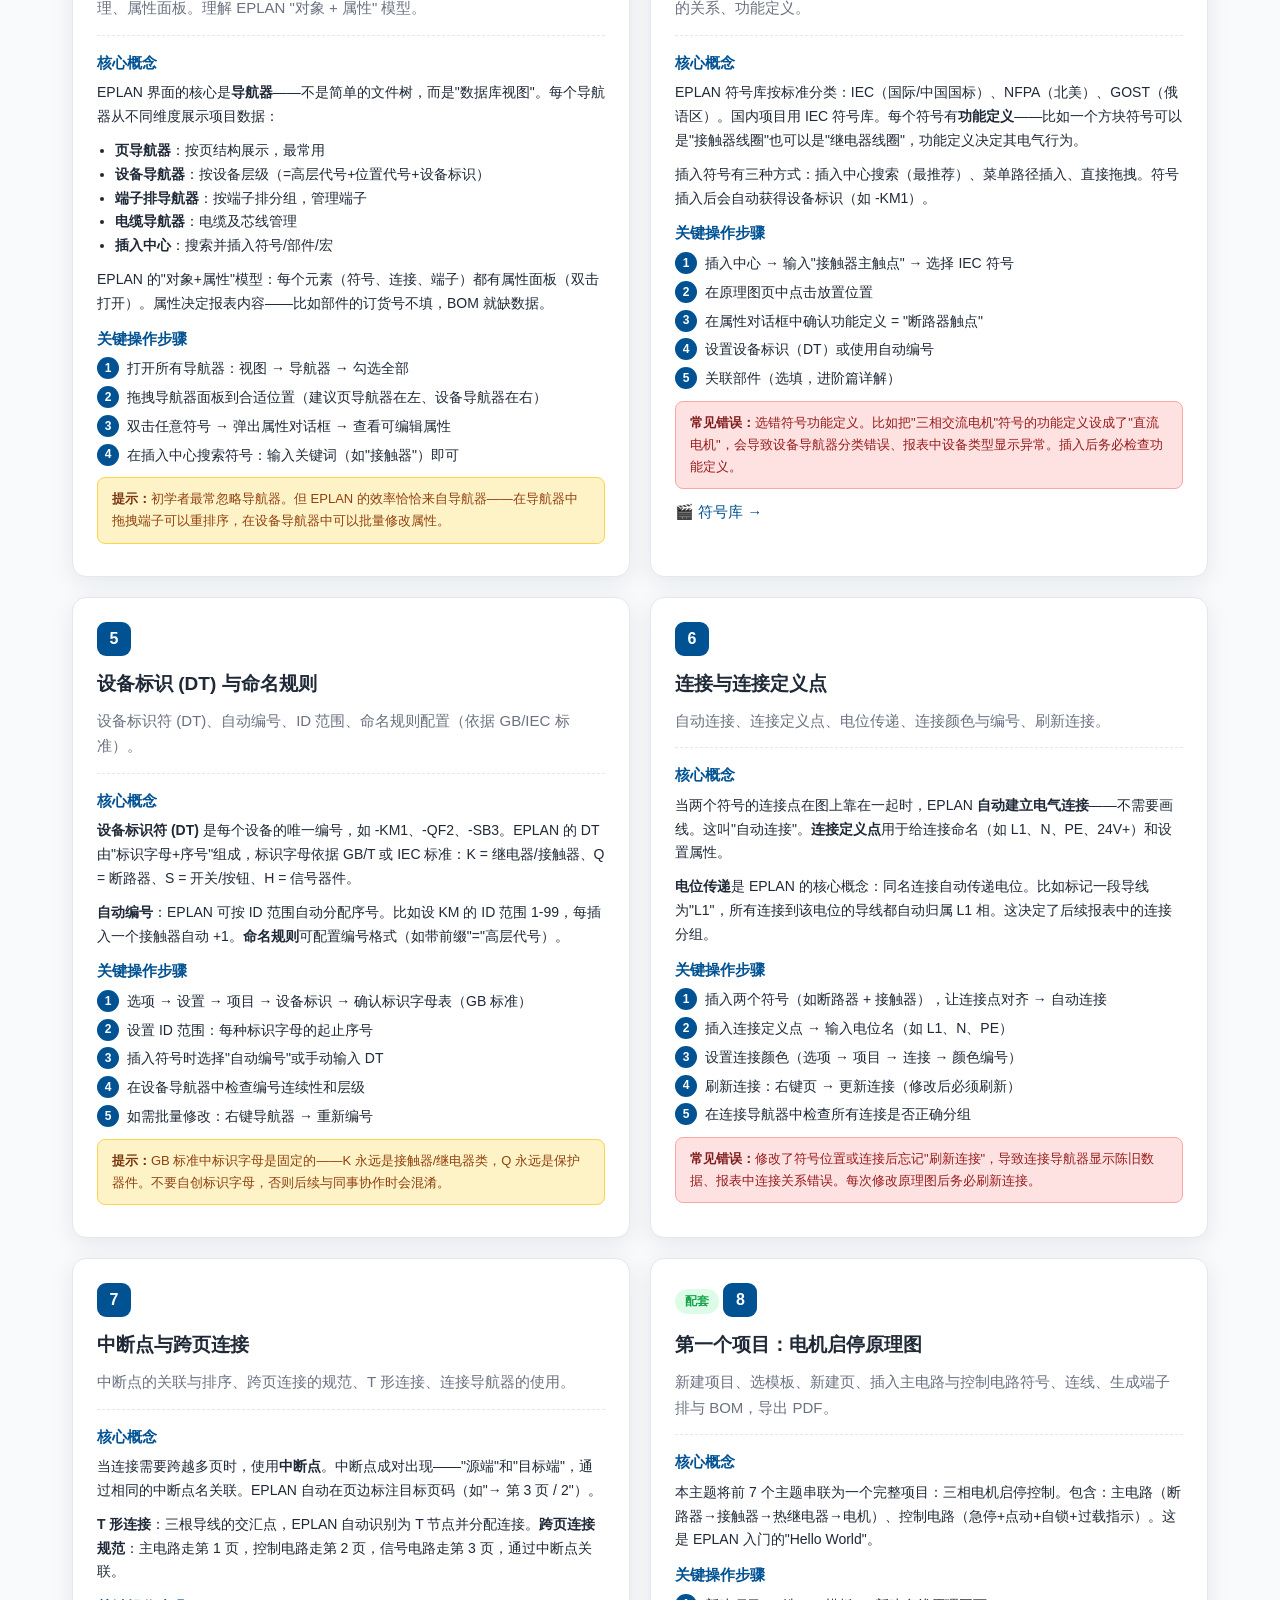
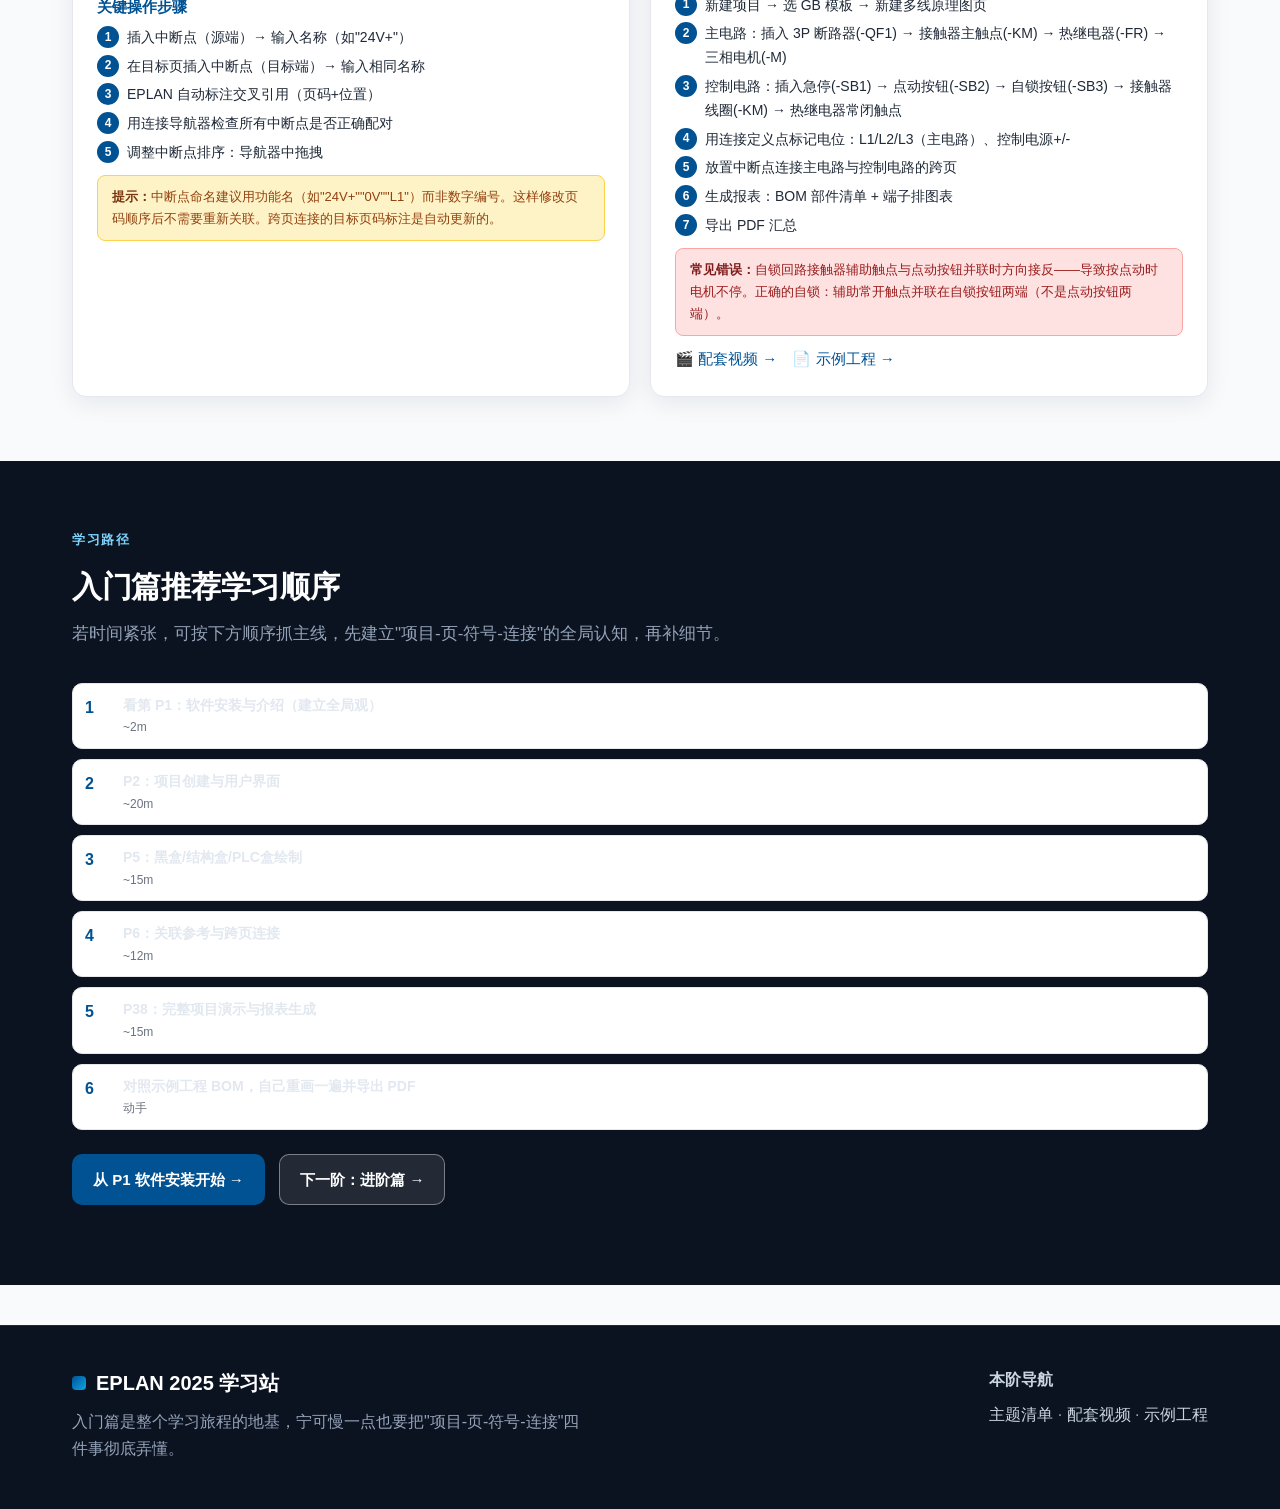
<file: courses/beginner.html>
<!DOCTYPE html>
<html lang="zh-CN">
<head>
<meta charset="UTF-8">
<meta name="viewport" content="width=device-width, initial-scale=1.0">
<meta name="description" content="EPLAN Electric P8 2025 入门篇：从零认识 EPLAN 平台、项目结构、界面导航器、IEC 符号、设备标识、连接与跨页连接，最终画出电机启停标准控制电路。">
<title>入门篇 · EPLAN 2025 学习站</title>
<link rel="stylesheet" href="../css/style.css">
</head>
<body>

<header class="nav">
  <div class="nav-inner">
    <a class="brand" href="../index.html"><span class="dot"></span>EPLAN 2025 学习站</a>
    <nav class="nav-links">
      <a href="beginner.html">入门篇</a>
      <a href="intermediate.html">进阶篇</a>
      <a href="advanced.html">精通篇</a>
      <a href="../engineering/index.html">工程化</a>
      <a href="../videos/index.html">视频中心</a>
      <a href="../resources/index.html">资源下载</a>
      <a href="../history.html">我的记录</a>
    </nav>
  </div>
</header>

<section class="hero">
  <div class="wrap">
    <span class="eyebrow" style="color:#7dd3fc">入门篇 · 约 2 周</span>
    <h1>打基础 · 从零认识 EPLAN 并画出第一张原理图</h1>
    <p>本阶段目标：理解 EPLAN 的项目结构与界面分区，掌握符号插入与连接，能独立绘制电机启停标准控制电路。建议配合<a href="../videos/index.html#p2">B 站工控圈 142 课</a>边看边练。</p>
    <div class="cta">
      <a class="btn btn-primary" href="#topics">📚 查看主题清单</a>
      <a class="btn btn-ghost" href="../videos/index.html#p2">🎬 配套视频</a>
    </div>
  </div>
</section>

<main>

  <section class="section" id="topics">
    <div class="wrap">
      <span class="eyebrow">主题清单</span>
      <h2>入门篇 8 个主题</h2>
      <p class="lead">绿色「配套」标记的主题，已在视频中心提供内嵌视频或在资源页提供示例工程下载。每个主题包含核心概念、操作步骤和常见错误。</p>

      <div class="grid g2">

        <div class="card">
          <span class="num-badge">1</span>
          <h3>EPLAN 平台与 Electric P8 概念</h3>
          <p>ECAD vs CAD 的本质区别、EPLAN 平台模块总览（Electric P8 / Preplanning / Pro Panel / Harness proD / Cable proD / EEC）。</p>
          <div class="topic-detail">
            <h4>核心概念</h4>
            <p>EPLAN 是"工程级 ECAD"平台，不是"画图软件"。与 AutoCAD 的本质区别：EPLAN 以<strong>对象</strong>为中心——每个符号、连接、设备都是有属性的智能对象，而非离散的线条。画完原理图后，端子排、BOM、电缆清单全部自动生成，这是 CAD 做不到的。</p>
            <p>EPLAN 平台包含六大模块：Electric P8（原理图设计）、Pro Panel（3D 机柜布局）、Cable proD（3D 虚拟布线，2025 新品）、Harness proD（线束设计）、Preplanning（前期规划）、EEC（工程配置）。初学者只需关注 Electric P8，其余模块在精通篇涉及。</p>
            <h4>关键操作步骤</h4>
            <ol class="step-list">
              <li>安装 EPLAN Electric P8 2025（需 Windows 10/11 64 位）</li>
              <li>首次启动选择许可证类型（试用 30 天 / 正式授权）</li>
              <li>认识启动界面：项目目录、最近项目、新建项目向导</li>
              <li>理解 EPLAN 数据库：所有对象存储在 SQL 数据库中，不是文件</li>
            </ol>
            <div class="warn-box"><strong>常见错误：</strong>把 EPLAN 当 AutoCAD 用——直接画线而不插入符号。这会导致后续所有报表（BOM、端子排、电缆）全部无法自动生成。正确方式：始终通过"插入符号"放置元器件。</div>
          </div>
          <p style="margin-top:10px"><a href="../videos/index.html#p1">🎬 第 1 讲 →</a></p>
        </div>

        <div class="card">
          <span class="num-badge">2</span>
          <h3>项目结构：项目 / 页 / 页类型 / 图框 / 层</h3>
          <p>项目驱动的组织方式，页类型（多线原理图 / 总览 / 端子排图表 / 电缆图表 / 部件清单），图框与层的概念与作用。</p>
          <div class="topic-detail">
            <h4>核心概念</h4>
            <p>EPLAN 以<strong>项目</strong>为最顶层容器。一个项目 = 一台设备/一个工程的全部电气数据。项目内按<strong>页</strong>组织，每页有类型：</p>
            <ul style="font-size:14px;margin:4px 0 10px;padding-left:18px">
              <li><strong>多线原理图页</strong>：主电路+控制电路绘制（最常用）</li>
              <li><strong>总览页</strong>：系统级框图、电源拓扑</li>
              <li><strong>端子排图表页</strong>：自动生成端子排图</li>
              <li><strong>电缆图表页</strong>：自动生成电缆连接表</li>
              <li><strong>部件清单页</strong>：自动生成 BOM</li>
            </ul>
            <p><strong>图框</strong>是页的边框模板，含标题栏（项目名、图号、日期、版本）。<strong>层</strong>用于分组元素（如不同电压等级用不同层），可单独显示/隐藏/锁定。</p>
            <h4>关键操作步骤</h4>
            <ol class="step-list">
              <li>文件 → 新建 → 选择模板（国内项目选 GB）</li>
              <li>设置项目属性：项目名、客户、创建日期</li>
              <li>新建页：页类型 = 多线原理图，图框 = GB_A3</li>
              <li>配置层：建议预设"主电路层""控制电路层""信号层"</li>
              <li>设置页编号规则：=高层代号 + 位置代号</li>
            </ol>
            <div class="tip-box"><strong>提示：</strong>模板选定后中后期更改极麻烦——图框、层、符号库引用都绑在模板上。创建项目时务必确认 GB/IEC 标准。</div>
          </div>
        </div>

        <div class="card">
          <span class="num-badge">3</span>
          <h3>界面分区与导航器</h3>
          <p>页导航器、设备导航器、端子排导航器、电缆导航器、插入中心、部件管理、属性面板。理解 EPLAN "对象 + 属性" 模型。</p>
          <div class="topic-detail">
            <h4>核心概念</h4>
            <p>EPLAN 界面的核心是<strong>导航器</strong>——不是简单的文件树，而是"数据库视图"。每个导航器从不同维度展示项目数据：</p>
            <ul style="font-size:14px;margin:4px 0 10px;padding-left:18px">
              <li><strong>页导航器</strong>：按页结构展示，最常用</li>
              <li><strong>设备导航器</strong>：按设备层级（=高层代号+位置代号+设备标识）</li>
              <li><strong>端子排导航器</strong>：按端子排分组，管理端子</li>
              <li><strong>电缆导航器</strong>：电缆及芯线管理</li>
              <li><strong>插入中心</strong>：搜索并插入符号/部件/宏</li>
            </ul>
            <p>EPLAN 的"对象+属性"模型：每个元素（符号、连接、端子）都有属性面板（双击打开）。属性决定报表内容——比如部件的订货号不填，BOM 就缺数据。</p>
            <h4>关键操作步骤</h4>
            <ol class="step-list">
              <li>打开所有导航器：视图 → 导航器 → 勾选全部</li>
              <li>拖拽导航器面板到合适位置（建议页导航器在左、设备导航器在右）</li>
              <li>双击任意符号 → 弹出属性对话框 → 查看可编辑属性</li>
              <li>在插入中心搜索符号：输入关键词（如"接触器"）即可</li>
            </ol>
            <div class="tip-box"><strong>提示：</strong>初学者最常忽略导航器。但 EPLAN 的效率恰恰来自导航器——在导航器中拖拽端子可以重排序，在设备导航器中可以批量修改属性。</div>
          </div>
        </div>

        <div class="card">
          <span class="num-badge">4</span>
          <h3>符号库与 IEC 符号</h3>
          <p>IEC 符号标准、插入符号的多种方式（插入中心 / 路径 / 直接）、符号与功能的关系、功能定义。</p>
          <div class="topic-detail">
            <h4>核心概念</h4>
            <p>EPLAN 符号库按标准分类：IEC（国际/中国国标）、NFPA（北美）、GOST（俄语区）。国内项目用 IEC 符号库。每个符号有<strong>功能定义</strong>——比如一个方块符号可以是"接触器线圈"也可以是"继电器线圈"，功能定义决定其电气行为。</p>
            <p>插入符号有三种方式：插入中心搜索（最推荐）、菜单路径插入、直接拖拽。符号插入后会自动获得设备标识（如 -KM1）。</p>
            <h4>关键操作步骤</h4>
            <ol class="step-list">
              <li>插入中心 → 输入"接触器主触点" → 选择 IEC 符号</li>
              <li>在原理图页中点击放置位置</li>
              <li>在属性对话框中确认功能定义 = "断路器触点"</li>
              <li>设置设备标识（DT）或使用自动编号</li>
              <li>关联部件（选填，进阶篇详解）</li>
            </ol>
            <div class="warn-box"><strong>常见错误：</strong>选错符号功能定义。比如把"三相交流电机"符号的功能定义设成了"直流电机"，会导致设备导航器分类错误、报表中设备类型显示异常。插入后务必检查功能定义。</div>
          </div>
          <p style="margin-top:10px"><a href="../videos/index.html#p120">🎬 符号库 →</a></p>
        </div>

        <div class="card">
          <span class="num-badge">5</span>
          <h3>设备标识 (DT) 与命名规则</h3>
          <p>设备标识符 (DT)、自动编号、ID 范围、命名规则配置（依据 GB/IEC 标准）。</p>
          <div class="topic-detail">
            <h4>核心概念</h4>
            <p><strong>设备标识符 (DT)</strong> 是每个设备的唯一编号，如 -KM1、-QF2、-SB3。EPLAN 的 DT 由"标识字母+序号"组成，标识字母依据 GB/T 或 IEC 标准：K = 继电器/接触器、Q = 断路器、S = 开关/按钮、H = 信号器件。</p>
            <p><strong>自动编号</strong>：EPLAN 可按 ID 范围自动分配序号。比如设 KM 的 ID 范围 1-99，每插入一个接触器自动 +1。<strong>命名规则</strong>可配置编号格式（如带前缀"="高层代号）。</p>
            <h4>关键操作步骤</h4>
            <ol class="step-list">
              <li>选项 → 设置 → 项目 → 设备标识 → 确认标识字母表（GB 标准）</li>
              <li>设置 ID 范围：每种标识字母的起止序号</li>
              <li>插入符号时选择"自动编号"或手动输入 DT</li>
              <li>在设备导航器中检查编号连续性和层级</li>
              <li>如需批量修改：右键导航器 → 重新编号</li>
            </ol>
            <div class="tip-box"><strong>提示：</strong>GB 标准中标识字母是固定的——K 永远是接触器/继电器类，Q 永远是保护器件。不要自创标识字母，否则后续与同事协作时会混淆。</div>
          </div>
        </div>

        <div class="card">
          <span class="num-badge">6</span>
          <h3>连接与连接定义点</h3>
          <p>自动连接、连接定义点、电位传递、连接颜色与编号、刷新连接。</p>
          <div class="topic-detail">
            <h4>核心概念</h4>
            <p>当两个符号的连接点在图上靠在一起时，EPLAN <strong>自动建立电气连接</strong>——不需要画线。这叫"自动连接"。<strong>连接定义点</strong>用于给连接命名（如 L1、N、PE、24V+）和设置属性。</p>
            <p><strong>电位传递</strong>是 EPLAN 的核心概念：同名连接自动传递电位。比如标记一段导线为"L1"，所有连接到该电位的导线都自动归属 L1 相。这决定了后续报表中的连接分组。</p>
            <h4>关键操作步骤</h4>
            <ol class="step-list">
              <li>插入两个符号（如断路器 + 接触器），让连接点对齐 → 自动连接</li>
              <li>插入连接定义点 → 输入电位名（如 L1、N、PE）</li>
              <li>设置连接颜色（选项 → 项目 → 连接 → 颜色编号）</li>
              <li>刷新连接：右键页 → 更新连接（修改后必须刷新）</li>
              <li>在连接导航器中检查所有连接是否正确分组</li>
            </ol>
            <div class="warn-box"><strong>常见错误：</strong>修改了符号位置或连接后忘记"刷新连接"，导致连接导航器显示陈旧数据、报表中连接关系错误。每次修改原理图后务必刷新连接。</div>
          </div>
        </div>

        <div class="card">
          <span class="num-badge">7</span>
          <h3>中断点与跨页连接</h3>
          <p>中断点的关联与排序、跨页连接的规范、T 形连接、连接导航器的使用。</p>
          <div class="topic-detail">
            <h4>核心概念</h4>
            <p>当连接需要跨越多页时，使用<strong>中断点</strong>。中断点成对出现——"源端"和"目标端"，通过相同的中断点名关联。EPLAN 自动在页边标注目标页码（如"→ 第 3 页 / 2"）。</p>
            <p><strong>T 形连接</strong>：三根导线的交汇点，EPLAN 自动识别为 T 节点并分配连接。<strong>跨页连接规范</strong>：主电路走第 1 页，控制电路走第 2 页，信号电路走第 3 页，通过中断点关联。</p>
            <h4>关键操作步骤</h4>
            <ol class="step-list">
              <li>插入中断点（源端）→ 输入名称（如"24V+"）</li>
              <li>在目标页插入中断点（目标端）→ 输入相同名称</li>
              <li>EPLAN 自动标注交叉引用（页码+位置）</li>
              <li>用连接导航器检查所有中断点是否正确配对</li>
              <li>调整中断点排序：导航器中拖拽</li>
            </ol>
            <div class="tip-box"><strong>提示：</strong>中断点命名建议用功能名（如"24V+""0V""L1"）而非数字编号。这样修改页码顺序后不需要重新关联。跨页连接的目标页码标注是自动更新的。</div>
          </div>
        </div>

        <div class="card">
          <span class="tag">配套</span>
          <span class="num-badge">8</span>
          <h3>第一个项目：电机启停原理图</h3>
          <p>新建项目、选模板、新建页、插入主电路与控制电路符号、连线、生成端子排与 BOM，导出 PDF。</p>
          <div class="topic-detail">
            <h4>核心概念</h4>
            <p>本主题将前 7 个主题串联为一个完整项目：三相电机启停控制。包含：主电路（断路器→接触器→热继电器→电机）、控制电路（急停+点动+自锁+过载指示）。这是 EPLAN 入门的"Hello World"。</p>
            <h4>关键操作步骤</h4>
            <ol class="step-list">
              <li>新建项目 → 选 GB 模板 → 新建多线原理图页</li>
              <li>主电路：插入 3P 断路器(-QF1) → 接触器主触点(-KM) → 热继电器(-FR) → 三相电机(-M)</li>
              <li>控制电路：插入急停(-SB1) → 点动按钮(-SB2) → 自锁按钮(-SB3) → 接触器线圈(-KM) → 热继电器常闭触点</li>
              <li>用连接定义点标记电位：L1/L2/L3（主电路）、控制电源+/-</li>
              <li>放置中断点连接主电路与控制电路的跨页</li>
              <li>生成报表：BOM 部件清单 + 端子排图表</li>
              <li>导出 PDF 汇总</li>
            </ol>
            <div class="warn-box"><strong>常见错误：</strong>自锁回路接触器辅助触点与点动按钮并联时方向接反——导致按点动时电机不停。正确的自锁：辅助常开触点并联在自锁按钮两端（不是点动按钮两端）。</div>
          </div>
          <p style="margin-top:10px"><a href="../videos/index.html#p38">🎬 配套视频 →</a>　<a href="../resources/index.html#motor">📄 示例工程 →</a></p>
        </div>

      </div>
    </div>
  </section>

  <section class="section" style="background:#0b1220;color:#e2e8f0">
    <div class="wrap">
      <span class="eyebrow" style="color:#7dd3fc">学习路径</span>
      <h2 style="color:#fff">入门篇推荐学习顺序</h2>
      <p class="lead" style="color:#94a3b8">若时间紧张，可按下方顺序抓主线，先建立"项目-页-符号-连接"的全局认知，再补细节。</p>
      <div class="playlist">
        <div class="item" style="cursor:pointer" onclick="window.location.href='../videos/index.html#p1'"><span class="idx">1</span><div><div class="ttl">看第 P1：软件安装与介绍（建立全局观）</div><div class="dur">~2m</div></div></div>
        <div class="item" style="cursor:pointer" onclick="window.location.href='../videos/index.html#p2'"><span class="idx">2</span><div><div class="ttl">P2：项目创建与用户界面</div><div class="dur">~20m</div></div></div>
        <div class="item" style="cursor:pointer" onclick="window.location.href='../videos/index.html#p5'"><span class="idx">3</span><div><div class="ttl">P5：黑盒/结构盒/PLC盒绘制</div><div class="dur">~15m</div></div></div>
        <div class="item" style="cursor:pointer" onclick="window.location.href='../videos/index.html#p6'"><span class="idx">4</span><div><div class="ttl">P6：关联参考与跨页连接</div><div class="dur">~12m</div></div></div>
        <div class="item" style="cursor:pointer" onclick="window.location.href='../videos/index.html#p38'"><span class="idx">5</span><div><div class="ttl">P38：完整项目演示与报表生成</div><div class="dur">~15m</div></div></div>
        <div class="item" style="cursor:pointer" onclick="window.location.href='../resources/index.html#motor'"><span class="idx">6</span><div><div class="ttl">对照示例工程 BOM，自己重画一遍并导出 PDF</div><div class="dur">动手</div></div></div>
      </div>
      <p style="margin-top:24px">
        <a class="btn btn-brand" href="../videos/index.html#p1">从 P1 软件安装开始 →</a>
        <a class="btn btn-ghost" href="intermediate.html" style="margin-left:10px">下一阶：进阶篇 →</a>
      </p>
    </div>
  </section>

</main>

<footer class="footer">
  <div class="wrap">
    <div>
      <a class="brand" href="../index.html" style="color:#fff"><span class="dot"></span>EPLAN 2025 学习站</a>
      <p style="margin-top:8px;max-width:520px">入门篇是整个学习旅程的地基，宁可慢一点也要把"项目-页-符号-连接"四件事彻底弄懂。</p>
    </div>
    <div>
      <p style="margin:0 0 8px;font-weight:700;color:#cbd5e1">本阶导航</p>
      <p style="margin:0"><a href="#topics">主题清单</a> · <a href="../videos/index.html#p2">配套视频</a> · <a href="../resources/index.html#motor">示例工程</a></p>
    </div>
  </div>
</footer>

<script src="../js/history.js"></script>
<script>EplanHistory.autoBrowse()</script>
</body>
</html>
</file>
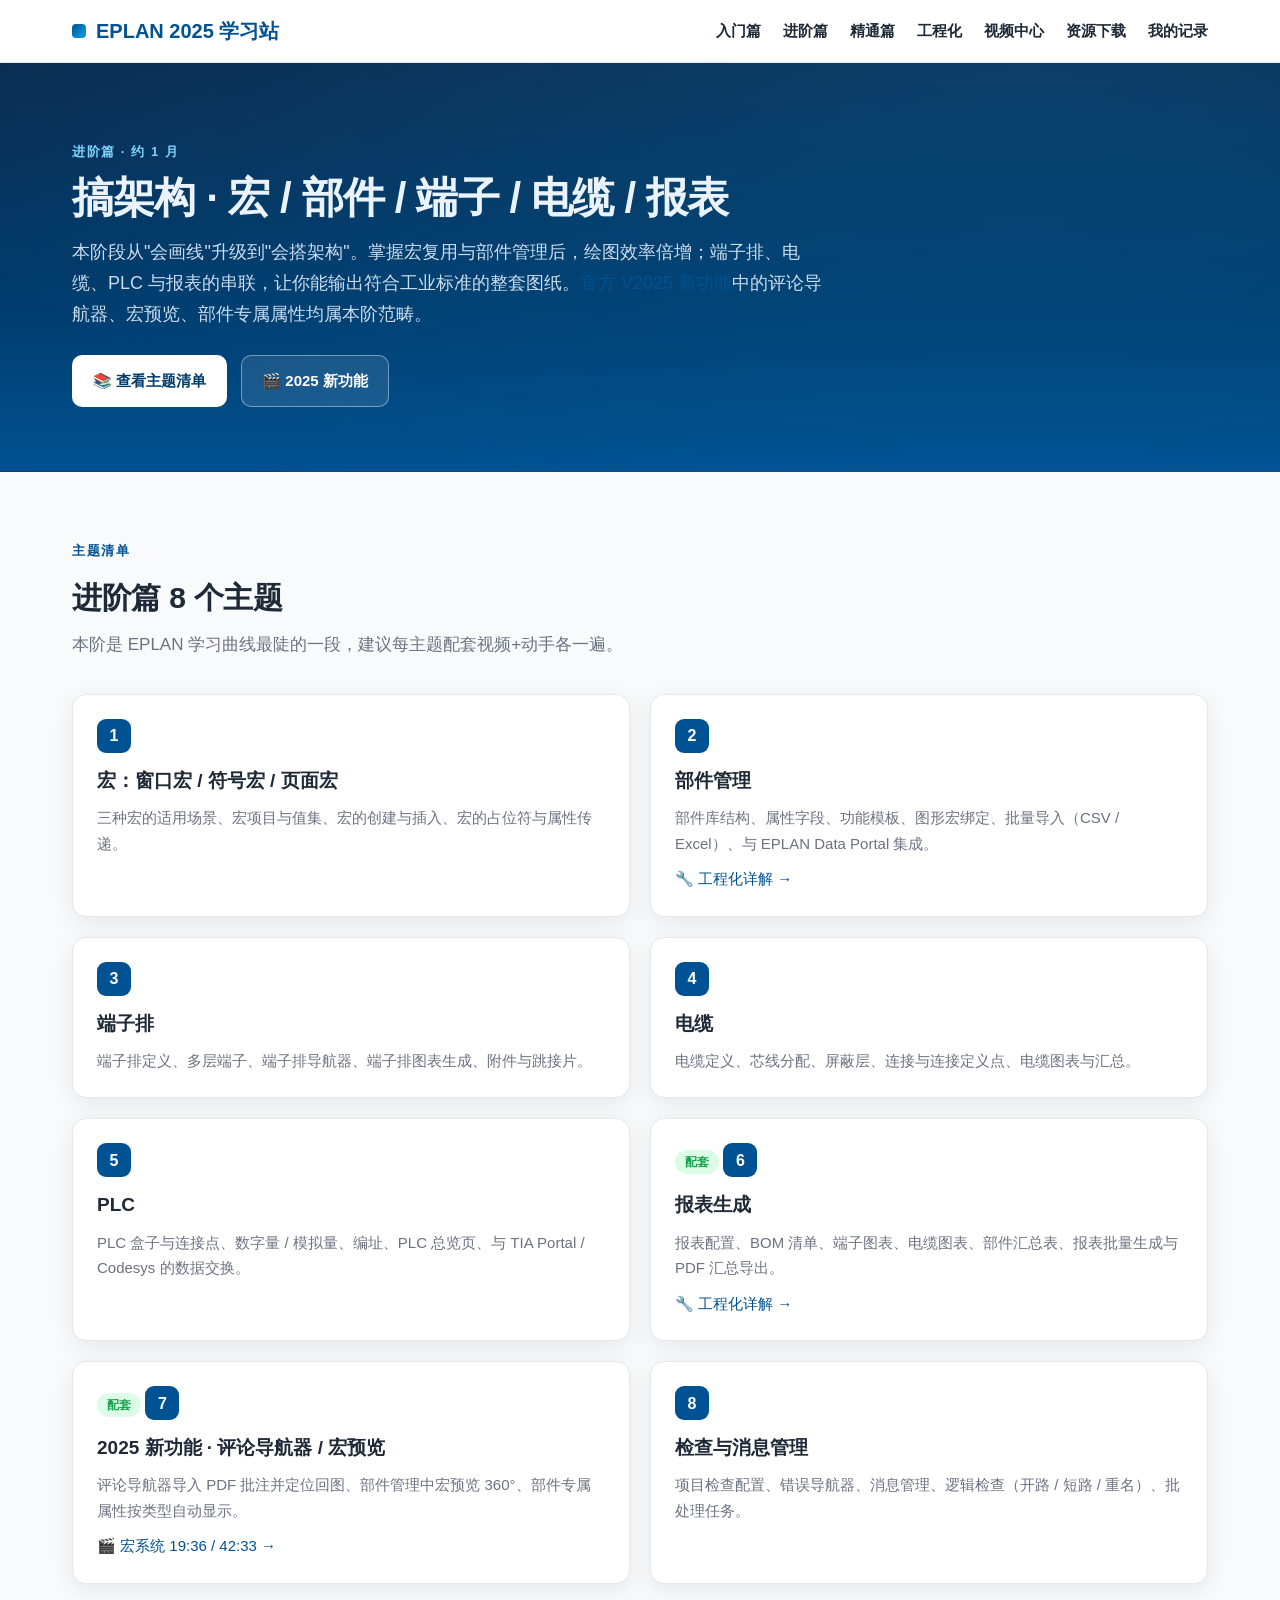
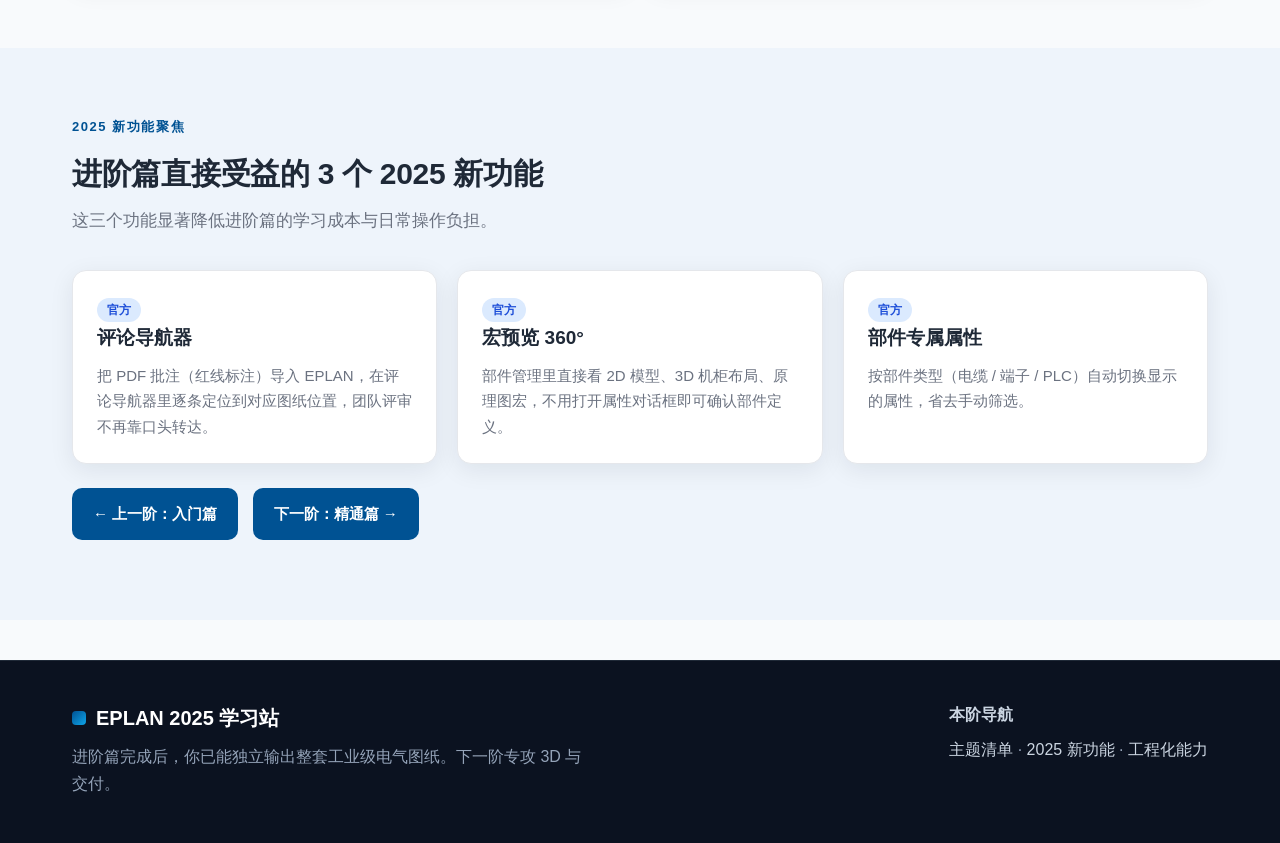
<file: courses/intermediate.html>
<!DOCTYPE html>
<html lang="zh-CN">
<head>
<meta charset="UTF-8">
<meta name="viewport" content="width=device-width, initial-scale=1.0">
<title>进阶篇 · EPLAN 2025 学习站</title>
<link rel="stylesheet" href="../css/style.css">
</head>
<body>

<header class="nav">
  <div class="nav-inner">
    <a class="brand" href="../index.html"><span class="dot"></span>EPLAN 2025 学习站</a>
    <nav class="nav-links">
      <a href="beginner.html">入门篇</a>
      <a href="intermediate.html">进阶篇</a>
      <a href="advanced.html">精通篇</a>
      <a href="../engineering/index.html">工程化</a>
      <a href="../videos/index.html">视频中心</a>
      <a href="../resources/index.html">资源下载</a>
      <a href="../history.html">我的记录</a>
    </nav>
  </div>
</header>

<section class="hero">
  <div class="wrap">
    <span class="eyebrow" style="color:#7dd3fc">进阶篇 · 约 1 月</span>
    <h1>搞架构 · 宏 / 部件 / 端子 / 电缆 / 报表</h1>
    <p>本阶段从"会画线"升级到"会搭架构"。掌握宏复用与部件管理后，绘图效率倍增；端子排、电缆、PLC 与报表的串联，让你能输出符合工业标准的整套图纸。<a href="../videos/index.html#p16">官方 V2025 新功能</a>中的评论导航器、宏预览、部件专属属性均属本阶范畴。</p>
    <div class="cta">
      <a class="btn btn-primary" href="#topics">📚 查看主题清单</a>
      <a class="btn btn-ghost" href="../videos/index.html#video-main">🎬 2025 新功能</a>
    </div>
  </div>
</section>

<main>

  <section class="section" id="topics">
    <div class="wrap">
      <span class="eyebrow">主题清单</span>
      <h2>进阶篇 8 个主题</h2>
      <p class="lead">本阶是 EPLAN 学习曲线最陡的一段，建议每主题配套视频+动手各一遍。</p>

      <div class="grid g2">

        <div class="card">
          <span class="num-badge">1</span>
          <h3>宏：窗口宏 / 符号宏 / 页面宏</h3>
          <p>三种宏的适用场景、宏项目与值集、宏的创建与插入、宏的占位符与属性传递。</p>
        </div>

        <div class="card">
          <span class="num-badge">2</span>
          <h3>部件管理</h3>
          <p>部件库结构、属性字段、功能模板、图形宏绑定、批量导入（CSV / Excel）、与 EPLAN Data Portal 集成。</p>
          <p style="margin-top:10px"><a href="../engineering/index.html#parts">🔧 工程化详解 →</a></p>
        </div>

        <div class="card">
          <span class="num-badge">3</span>
          <h3>端子排</h3>
          <p>端子排定义、多层端子、端子排导航器、端子排图表生成、附件与跳接片。</p>
        </div>

        <div class="card">
          <span class="num-badge">4</span>
          <h3>电缆</h3>
          <p>电缆定义、芯线分配、屏蔽层、连接与连接定义点、电缆图表与汇总。</p>
        </div>

        <div class="card">
          <span class="num-badge">5</span>
          <h3>PLC</h3>
          <p>PLC 盒子与连接点、数字量 / 模拟量、编址、PLC 总览页、与 TIA Portal / Codesys 的数据交换。</p>
        </div>

        <div class="card">
          <span class="tag">配套</span>
          <span class="num-badge">6</span>
          <h3>报表生成</h3>
          <p>报表配置、BOM 清单、端子图表、电缆图表、部件汇总表、报表批量生成与 PDF 汇总导出。</p>
          <p style="margin-top:10px"><a href="../engineering/index.html#report">🔧 工程化详解 →</a></p>
        </div>

        <div class="card">
          <span class="tag">配套</span>
          <span class="num-badge">7</span>
          <h3>2025 新功能 · 评论导航器 / 宏预览</h3>
          <p>评论导航器导入 PDF 批注并定位回图、部件管理中宏预览 360°、部件专属属性按类型自动显示。</p>
          <p style="margin-top:10px"><a href="../videos/index.html#p16">🎬 宏系统 19:36 / 42:33 →</a></p>
        </div>

        <div class="card">
          <span class="num-badge">8</span>
          <h3>检查与消息管理</h3>
          <p>项目检查配置、错误导航器、消息管理、逻辑检查（开路 / 短路 / 重名）、批处理任务。</p>
        </div>

      </div>
    </div>
  </section>

  <section class="section" style="background:#eef4fb">
    <div class="wrap">
      <span class="eyebrow">2025 新功能聚焦</span>
      <h2>进阶篇直接受益的 3 个 2025 新功能</h2>
      <p class="lead">这三个功能显著降低进阶篇的学习成本与日常操作负担。</p>
      <div class="grid g3">
        <div class="card">
          <span class="badge official">官方</span>
          <h3>评论导航器</h3>
          <p>把 PDF 批注（红线标注）导入 EPLAN，在评论导航器里逐条定位到对应图纸位置，团队评审不再靠口头转达。</p>
        </div>
        <div class="card">
          <span class="badge official">官方</span>
          <h3>宏预览 360°</h3>
          <p>部件管理里直接看 2D 模型、3D 机柜布局、原理图宏，不用打开属性对话框即可确认部件定义。</p>
        </div>
        <div class="card">
          <span class="badge official">官方</span>
          <h3>部件专属属性</h3>
          <p>按部件类型（电缆 / 端子 / PLC）自动切换显示的属性，省去手动筛选。</p>
        </div>
      </div>
      <p style="margin-top:24px">
        <a class="btn btn-brand" href="beginner.html">← 上一阶：入门篇</a>
        <a class="btn btn-brand" href="advanced.html" style="margin-left:10px">下一阶：精通篇 →</a>
      </p>
    </div>
  </section>

</main>

<footer class="footer">
  <div class="wrap">
    <div>
      <a class="brand" href="../index.html" style="color:#fff"><span class="dot"></span>EPLAN 2025 学习站</a>
      <p style="margin-top:8px;max-width:520px">进阶篇完成后，你已能独立输出整套工业级电气图纸。下一阶专攻 3D 与交付。</p>
    </div>
    <div>
      <p style="margin:0 0 8px;font-weight:700;color:#cbd5e1">本阶导航</p>
      <p style="margin:0"><a href="#topics">主题清单</a> · <a href="../videos/index.html#p16">2025 新功能</a> · <a href="../engineering/index.html">工程化能力</a></p>
    </div>
  </div>
</footer>

<script src="../js/history.js"></script>
<script>EplanHistory.autoBrowse()</script>
</body>
</html>
</file>
<file: css/style.css>
/* EPLAN 2025 学习站 · 统一样式 */
:root{
  --brand:#005293;        /* EPLAN 品牌蓝 */
  --brand-dark:#003d6e;
  --ink:#1f2937;          /* 工程灰 */
  --muted:#6b7280;
  --line:#e5e7eb;
  --bg:#f8fafc;
  --card:#ffffff;
  --accent:#0ea5e9;
  --配套:#16a34a;          /* 配套标记绿 */
  --配套-bg:#dcfce7;
  --warn:#d97706;
  --radius:14px;
  --shadow:0 6px 24px rgba(15,23,42,.08);
  --shadow-lg:0 14px 40px rgba(15,23,42,.12);
}
*{box-sizing:border-box}
html{scroll-behavior:smooth}
body{
  margin:0;
  font-family:"PingFang SC","Microsoft YaHei","Segoe UI",Roboto,-apple-system,BlinkMacSystemFont,sans-serif;
  color:var(--ink);
  background:var(--bg);
  line-height:1.7;
  -webkit-font-smoothing:antialiased;
}
a{color:var(--brand);text-decoration:none}
a:hover{color:var(--brand-dark);text-decoration:underline}
img{max-width:100%;display:block}
code,pre,.mono{font-family:"JetBrains Mono","Consolas","Courier New",monospace}

/* 顶部导航 */
.nav{
  position:sticky;top:0;z-index:50;
  background:rgba(255,255,255,.92);
  backdrop-filter:saturate(180%) blur(10px);
  border-bottom:1px solid var(--line);
}
.nav-inner{
  max-width:1180px;margin:0 auto;padding:14px 22px;
  display:flex;align-items:center;gap:26px;
}
.brand{display:flex;align-items:center;gap:10px;font-weight:800;font-size:20px;color:var(--brand)}
.brand .dot{width:14px;height:14px;border-radius:4px;background:linear-gradient(135deg,var(--brand),var(--accent))}
.nav-links{display:flex;gap:22px;margin-left:auto;flex-wrap:wrap}
.nav-links a{color:var(--ink);font-weight:600;font-size:15px}
.nav-links a:hover{color:var(--brand);text-decoration:none}

/* 通用容器 */
.wrap{max-width:1180px;margin:0 auto;padding:0 22px}
.section{padding:64px 0}
.section h2{font-size:30px;margin:0 0 8px;letter-spacing:-.01em}
.section .lead{color:var(--muted);font-size:17px;margin:0 0 34px;max-width:780px}
.eyebrow{display:inline-block;color:var(--brand);font-weight:700;letter-spacing:.12em;font-size:13px;text-transform:uppercase;margin-bottom:10px}

/* Hero */
.hero{
  background:
    radial-gradient(1200px 500px at 80% -10%,rgba(14,165,233,.18),transparent),
    linear-gradient(180deg,#0a2a4f 0%,var(--brand-dark) 60%,var(--brand) 100%);
  color:#eaf2fb;
  padding:74px 0 64px;
  border-bottom:1px solid rgba(255,255,255,.08);
}
.hero h1{font-size:42px;line-height:1.2;margin:0 0 14px;max-width:880px;letter-spacing:-.02em}
.hero p{font-size:18px;color:#cdddf0;margin:0 0 26px;max-width:760px}
.hero .cta{display:flex;gap:14px;flex-wrap:wrap}
.btn{
  display:inline-flex;align-items:center;gap:8px;
  padding:12px 20px;border-radius:10px;font-weight:700;font-size:15px;
  border:1px solid transparent;cursor:pointer;text-decoration:none;
  transition:transform .15s,box-shadow .15s;
}
.btn:hover{text-decoration:none;transform:translateY(-1px)}
.btn-primary{background:#fff;color:var(--brand-dark)}
.btn-primary:hover{box-shadow:0 10px 24px rgba(0,0,0,.25)}
.btn-ghost{background:rgba(255,255,255,.1);color:#fff;border-color:rgba(255,255,255,.4)}
.btn-ghost:hover{background:rgba(255,255,255,.18)}
.btn-brand{background:var(--brand);color:#fff}
.btn-brand:hover{background:var(--brand-dark)}

/* 统计条 */
.stats{display:flex;gap:34px;flex-wrap:wrap;margin-top:34px}
.stats .num{font-size:30px;font-weight:800;color:#fff}
.stats .lbl{font-size:13px;color:#bcd2ea}

/* 卡片网格 */
.grid{display:grid;gap:20px}
.g3{grid-template-columns:repeat(3,1fr)}
.g2{grid-template-columns:repeat(2,1fr)}
.card{
  background:var(--card);border:1px solid var(--line);border-radius:var(--radius);
  padding:24px;box-shadow:var(--shadow);transition:transform .18s,box-shadow .18s;
}
.card:hover{transform:translateY(-3px);box-shadow:var(--shadow-lg)}
.card h3{margin:0 0 8px;font-size:19px}
.card p{margin:0;color:var(--muted);font-size:15px}
.card .tag{display:inline-block;font-size:12px;font-weight:700;color:var(--配套);background:var(--配套-bg);padding:2px 10px;border-radius:999px;margin-bottom:10px}
.card .num-badge{display:inline-flex;align-items:center;justify-content:center;width:34px;height:34px;border-radius:9px;background:var(--brand);color:#fff;font-weight:800;margin-bottom:12px}

/* 三阶主线 */
.stage{
  border-left:4px solid var(--brand);padding:6px 0 6px 22px;margin-bottom:26px;
}
.stage .title{display:flex;align-items:center;gap:12px;flex-wrap:wrap}
.stage h3{margin:0;font-size:22px}
.stage .meta{color:var(--muted);font-size:14px}
.stage ul{margin:12px 0 0;padding-left:18px}
.stage li{margin:6px 0}
.stage .配套-mark{color:var(--配套);font-weight:700;font-size:13px}

/* 工程化能力横向模块 */
.eng-grid{display:grid;grid-template-columns:repeat(4,1fr);gap:16px}
.eng-card{
  background:var(--card);border:1px solid var(--line);border-radius:12px;padding:20px;text-align:center;
  transition:transform .15s,box-shadow .15s;
}
.eng-card:hover{transform:translateY(-2px);box-shadow:var(--shadow)}
.eng-card .ico{font-size:30px;margin-bottom:8px}
.eng-card h4{margin:6px 0 4px;font-size:15px}
.eng-card p{margin:0;font-size:13px;color:var(--muted)}

/* 视频区 */
.video-frame{
  position:relative;width:100%;padding-top:56.25%;border-radius:12px;overflow:hidden;
  background:#000;box-shadow:var(--shadow-lg);border:1px solid var(--line);
}
.video-frame iframe{position:absolute;inset:0;width:100%;height:100%;border:0}
.video-card{background:var(--card);border:1px solid var(--line);border-radius:var(--radius);overflow:hidden;box-shadow:var(--shadow)}
.video-card .body{padding:18px 20px}
.video-card h3{margin:0 0 6px;font-size:18px}
.video-card .meta{display:flex;gap:10px;flex-wrap:wrap;color:var(--muted);font-size:13px;margin-bottom:10px}
.badge{display:inline-block;font-size:12px;font-weight:700;padding:2px 10px;border-radius:999px}
.badge.official{background:#dbeafe;color:#1d4ed8}
.badge.bili{background:#ffe4e6;color:#be123c}
.badge.yt{background:#fee2e2;color:#b91c1c}
.badge.vimeo{background:#e0e7ff;color:#4338ca}
.badge.配套{background:var(--配套-bg);color:var(--配套)}

/* 章节时间戳列表 */
.chapters{margin-top:14px;border-top:1px dashed var(--line);padding-top:12px}
.chapters li{margin:6px 0;font-size:14px;color:var(--ink);cursor:pointer}
.chapters li:hover{color:var(--brand)}
.chapters .t{display:inline-block;width:60px;color:var(--muted);font-family:"JetBrains Mono",monospace;font-size:13px}

/* 播放列表 */
.playlist{display:flex;flex-direction:column;gap:10px}
.playlist .item{
  display:flex;gap:12px;padding:10px 12px;border:1px solid var(--line);border-radius:10px;background:#fff;cursor:pointer;
  transition:background .15s,border-color .15s;
}
.playlist .item:hover{background:#f1f5f9;border-color:var(--brand)}
.playlist .item.active{background:#eff6ff;border-color:var(--brand)}
.playlist .item .idx{font-weight:800;color:var(--brand);min-width:26px}
.playlist .item .ttl{font-weight:600;font-size:14px}
.playlist .item .dur{color:var(--muted);font-size:12px;margin-left:auto}

/* 引导卡片（外链课程） */
.link-card{
  display:flex;gap:16px;align-items:flex-start;background:#fff;border:1px solid var(--line);
  border-radius:12px;padding:18px 20px;transition:transform .15s,box-shadow .15s;
}
.link-card:hover{transform:translateY(-2px);box-shadow:var(--shadow)}
.link-card .ico{font-size:28px}
.link-card h4{margin:0 0 4px}
.link-card p{margin:0;color:var(--muted);font-size:14px}

/* 页脚 */
.footer{background:#0b1220;color:#94a3b8;padding:40px 0 30px;margin-top:40px;border-top:1px solid #1f2937}
.footer a{color:#cbd5e1}
.footer .wrap{display:flex;justify-content:space-between;gap:20px;flex-wrap:wrap}
.footer small{display:block;margin-top:18px;color:#475569}

/* 标签切换 */
.tabs{display:flex;gap:8px;flex-wrap:wrap;margin-bottom:22px}
.tab{
  padding:9px 16px;border-radius:999px;border:1px solid var(--line);background:#fff;cursor:pointer;
  font-weight:600;font-size:14px;color:var(--ink);transition:all .15s;
}
.tab.active{background:var(--brand);color:#fff;border-color:var(--brand)}
.tab:hover{border-color:var(--brand)}
.panel{display:none}
.panel.active{display:block}

/* 响应式 */
@media (max-width:1024px){
  .g3{grid-template-columns:repeat(2,1fr)}
  .eng-grid{grid-template-columns:repeat(2,1fr)}
}
@media (max-width:768px){
  .hero h1{font-size:30px}
  .hero p{font-size:16px}
  .g3,.g2,.eng-grid{grid-template-columns:1fr}
  .nav-inner{flex-wrap:wrap;gap:14px}
  .nav-links{margin-left:0;width:100%;justify-content:flex-start}
  .section h2{font-size:24px}
}

/* 我的记录页 */
.hist-grid{display:grid;grid-template-columns:repeat(auto-fill,minmax(280px,1fr));gap:14px;margin-top:20px}

/* 教学内容样式 */
.topic-detail{margin-top:14px;padding-top:14px;border-top:1px dashed var(--line)}
.topic-detail h4{margin:0 0 6px;font-size:15px;color:var(--brand)}
.topic-detail p{font-size:14px;color:var(--ink);margin:0 0 10px}
.step-list{counter-reset:step;list-style:none;padding:0;margin:0 0 10px}
.step-list li{counter-increment:step;position:relative;padding-left:30px;margin:5px 0;font-size:14px;color:var(--ink)}
.step-list li::before{content:counter(step);position:absolute;left:0;top:0;width:22px;height:22px;border-radius:50%;background:var(--brand);color:#fff;font-size:12px;font-weight:700;display:flex;align-items:center;justify-content:center}
.tip-box{background:#fef3c7;border:1px solid #fcd34d;border-radius:8px;padding:10px 14px;margin:8px 0;font-size:13px;color:#92400e}
.tip-box strong{color:#78350f}
.warn-box{background:#fee2e2;border:1px solid #fca5a5;border-radius:8px;padding:10px 14px;margin:8px 0;font-size:13px;color:#991b1b}
.warn-box strong{color:#7f1d1d}

/* 模块Tab + 知识点列表 */
.mod-tabs{display:flex;flex-wrap:wrap;gap:6px;margin-bottom:14px}
.mod-tabs button{padding:6px 14px;border:1px solid var(--line);background:#fff;border-radius:20px;font-size:13px;color:var(--muted);cursor:pointer;transition:all .2s}
.mod-tabs button:hover{border-color:var(--brand);color:var(--brand)}
.mod-tabs button.active{background:var(--brand);color:#fff;border-color:var(--brand)}
.kp-item{display:flex;align-items:flex-start;gap:10px;padding:10px 12px;border-radius:8px;cursor:pointer;transition:background .15s;border:1px solid transparent}
.kp-item:hover{background:rgba(0,82,147,.06)}
.kp-item.active{background:rgba(0,82,147,.12);border-color:var(--brand)}
.kp-item .kp-num{flex-shrink:0;width:28px;height:28px;border-radius:6px;background:#1e3a5f;color:#7dd3fc;font-size:11px;font-weight:700;display:flex;align-items:center;justify-content:center}
.kp-item.active .kp-num{background:var(--brand);color:#fff}
.kp-item .kp-main{flex:1;min-width:0}
.kp-item .kp-title{font-size:14px;font-weight:600;color:var(--ink);line-height:1.4}
.kp-item .kp-desc{font-size:12px;color:var(--muted);margin-top:2px;line-height:1.3}
.kp-item .kp-tag{flex-shrink:0;font-size:11px;color:#64748b;background:#f1f5f9;padding:2px 8px;border-radius:10px;white-space:nowrap}
.kp-item .kp-bili{flex-shrink:0;font-size:11px;font-weight:700;color:#fff;background:linear-gradient(135deg,#fb7299,#f25d8e);padding:3px 8px;border-radius:8px;white-space:nowrap;text-decoration:none;transition:transform .15s,box-shadow .15s}
.kp-item .kp-bili:hover{text-decoration:none;transform:scale(1.05);box-shadow:0 2px 8px rgba(251,114,153,.4)}
.hist-card{display:flex;gap:14px;align-items:flex-start;background:#fff;border:1px solid var(--line);border-radius:12px;padding:16px;text-decoration:none;color:var(--ink);transition:box-shadow .2s,transform .2s,border-color .2s}
.hist-card:hover{box-shadow:0 8px 24px rgba(0,82,147,.12);transform:translateY(-2px);border-color:var(--brand)}
.hist-card .hc-ico{font-size:24px;line-height:1.4;flex-shrink:0}
.hist-card .hc-main{flex:1;min-width:0}
.hist-card .hc-title{font-weight:600;font-size:15px;color:var(--ink);margin-bottom:6px;line-height:1.4}
.hist-card .hc-meta{display:flex;flex-wrap:wrap;gap:8px;font-size:12px;color:var(--muted);align-items:center}
.hist-card .hc-meta .tag{background:rgba(0,82,147,.1);color:var(--brand);padding:2px 8px;border-radius:10px;font-weight:600}
.hist-card .hc-meta .time{margin-left:auto}
.hist-card.browse{align-items:center}
.empty{padding:28px;text-align:center;color:var(--muted);background:rgba(255,255,255,.5);border:1px dashed var(--line);border-radius:12px}
.empty a{color:var(--brand);font-weight:600}
.btn-sm{padding:8px 14px;font-size:13px}
.nav-links a[href*="history"]{font-weight:700}
</file>
